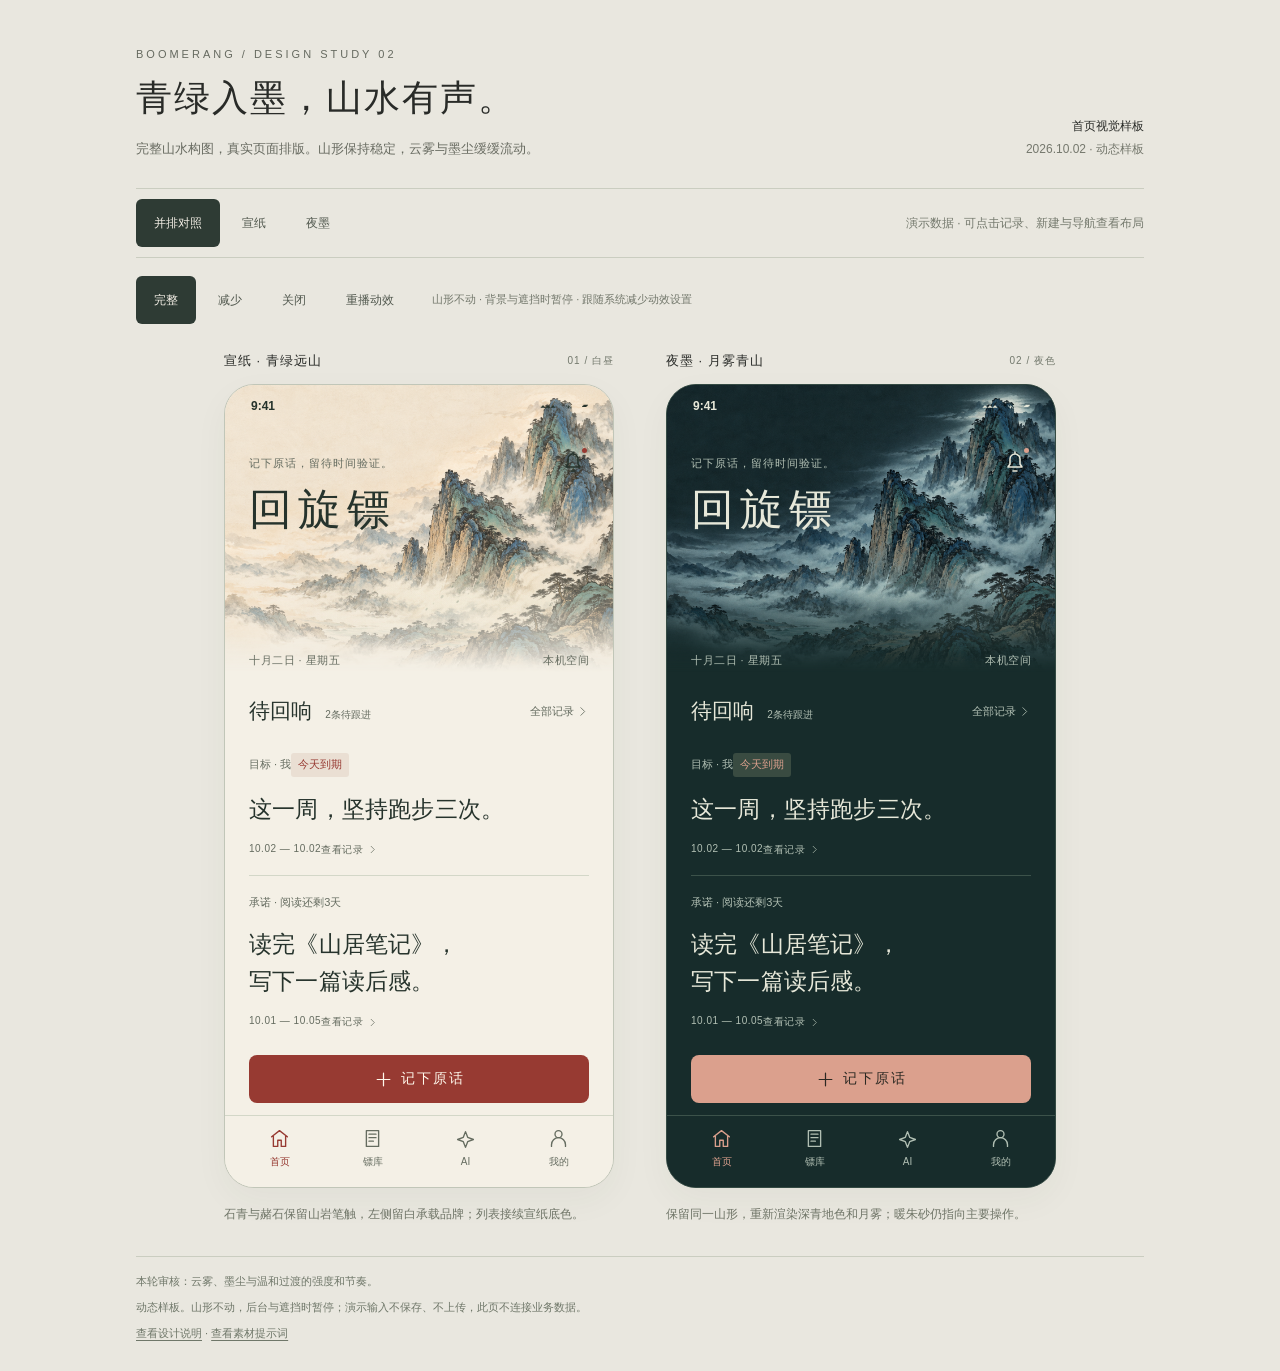
<file: docs/design/ink-wuxia-v2/index.html>
<!doctype html>
<html lang="zh-CN">
<head>
  <meta charset="utf-8">
  <meta name="viewport" content="width=device-width,initial-scale=1">
  <meta name="color-scheme" content="light">
  <title>回旋镖 · 青绿山水首页样板</title>
  <link rel="stylesheet" href="style.css">
  <script type="module" src="preview.js"></script>
</head>
<body data-view="both">
  <svg class="symbol-bank" aria-hidden="true" xmlns="http://www.w3.org/2000/svg">
    <symbol id="home" viewBox="0 0 24 24"><path d="m3 10 9-7 9 7M5 9v12h5v-7h4v7h5V9"/></symbol>
    <symbol id="library" viewBox="0 0 24 24"><path d="M5 3h14v18H5zM8 7h8M8 11h8M8 15h5"/></symbol>
    <symbol id="spark" viewBox="0 0 24 24"><path d="m12 3 2.5 6.5L21 12l-6.5 2.5L12 21l-2.5-6.5L3 12l6.5-2.5z"/></symbol>
    <symbol id="person" viewBox="0 0 24 24"><circle cx="12" cy="7" r="4"/><path d="M4 21v-2a8 8 0 0 1 16 0v2"/></symbol>
    <symbol id="bell" viewBox="0 0 24 24"><path d="M5 17h14l-2-3V9a5 5 0 0 0-10 0v5zM10 21h4M12 2v2"/></symbol>
    <symbol id="arrow" viewBox="0 0 24 24"><path d="m9 5 7 7-7 7"/></symbol>
    <symbol id="plus" viewBox="0 0 24 24"><path d="M12 4v16M4 12h16"/></symbol>
  </svg>

  <main class="studio">
    <header class="studio-header">
      <div>
        <p class="eyebrow">BOOMERANG / DESIGN STUDY 02</p>
        <h1>青绿入墨，山水有声。</h1>
        <p class="intro">完整山水构图，真实页面排版。山形保持稳定，云雾与墨尘缓缓流动。</p>
      </div>
      <p class="edition">首页视觉样板<br><span>2026.10.02 · 动态样板</span></p>
    </header>
    <div class="review-bar">
      <div class="view-options" role="group" aria-label="预览主题">
        <button type="button" data-view-button="both" aria-pressed="true">并排对照</button>
        <button type="button" data-view-button="light" aria-pressed="false">宣纸</button>
        <button type="button" data-view-button="dark" aria-pressed="false">夜墨</button>
      </div>
      <p>演示数据 · 可点击记录、新建与导航查看布局</p>
    </div>
    <div class="motion-bar">
      <div class="view-options motion-options" role="group" aria-label="动效强度">
        <button type="button" data-motion-button="full" aria-pressed="true">完整</button>
        <button type="button" data-motion-button="reduced" aria-pressed="false">减少</button>
        <button type="button" data-motion-button="off" aria-pressed="false">关闭</button>
        <button type="button" data-motion-replay>重播动效</button>
      </div>
      <p>山形不动 · 背景与遮挡时暂停 · 跟随系统减少动效设置</p>
    </div>
    <section class="samples" aria-label="首页明暗对照">
      <article class="sample" data-sample="light">
        <div class="sample-label"><h2>宣纸 · 青绿远山</h2><span>01 / 白昼</span></div>
        <section class="phone" data-theme="light" aria-label="宣纸首页样板">
          <div class="phone-scroll">
            <header class="landscape">
              <img class="mountain" src="assets/landscape-light.png" alt="宣纸上的青绿山水，层叠山石与松林消融在云雾中">
              <div class="status-bar" aria-hidden="true"><b>9:41</b><span>▴▴▴　⌁　▰</span></div>
              <div class="brand"><p class="brand-note">记下原话，留待时间验证。</p><h3>回旋镖</h3></div>
              <button class="bell icon-button" type="button" data-demo="notifications" aria-label="查看通知"><svg><use href="#bell"/></svg><i></i></button>
              <div class="date-line"><span>十月二日 · 星期五</span><span>本机空间</span></div>
            </header>
            <div class="workspace">
              <div class="section-heading"><h4>待回响 <span>2条待跟进</span></h4><button type="button" data-demo="library" class="text-button">全部记录<svg><use href="#arrow"/></svg></button></div>
              <button type="button" class="record" data-demo="run">
                <span class="record-meta"><span>目标 · 我</span><span class="due urgent">今天到期</span></span>
                <span class="quote">这一周，坚持跑步三次。</span>
                <span class="record-foot"><span>10.02 — 10.02</span><span>查看记录<svg><use href="#arrow"/></svg></span>
              </button>
              <button type="button" class="record" data-demo="read">
                <span class="record-meta"><span>承诺 · 阅读</span><span class="due">还剩3天</span></span>
                <span class="quote">读完《山居笔记》，<br>写下一篇读后感。</span>
                <span class="record-foot"><span>10.01 — 10.05</span><span>查看记录<svg><use href="#arrow"/></svg></span>
              </button>
              <p class="daily-note">原话留存，结果由你确认。</p>
            </div>
          </div>
          <div class="phone-bottom">
            <div class="primary-wrap"><button class="primary-button" type="button" data-demo="create"><svg><use href="#plus"/></svg>记下原话</button></div>
            <nav class="navigation" aria-label="宣纸底部导航">
              <button type="button" aria-current="page" data-demo="home"><svg><use href="#home"/></svg><span>首页</span></button>
              <button type="button" data-demo="library"><svg><use href="#library"/></svg><span>镖库</span></button>
              <button type="button" data-demo="assistant"><svg><use href="#spark"/></svg><span>AI</span></button>
              <button type="button" data-demo="profile"><svg><use href="#person"/></svg><span>我的</span></button>
            </nav>
          </div>
        </section>
        <p class="sample-caption">石青与赭石保留山岩笔触，左侧留白承载品牌；列表接续宣纸底色。</p>
      </article>
      <article class="sample" data-sample="dark">
        <div class="sample-label"><h2>夜墨 · 月雾青山</h2><span>02 / 夜色</span></div>
        <section class="phone" data-theme="dark" aria-label="夜墨首页样板">
          <div class="phone-scroll">
            <header class="landscape">
              <img class="mountain" src="assets/landscape-dark.png" alt="同构图的深青夜色山水，山岩笔触与淡青月雾保留层次">
              <div class="status-bar" aria-hidden="true"><b>9:41</b><span>▴▴▴　⌁　▰</span></div>
              <div class="brand"><p class="brand-note">记下原话，留待时间验证。</p><h3>回旋镖</h3></div>
              <button class="bell icon-button" type="button" data-demo="notifications" aria-label="查看通知"><svg><use href="#bell"/></svg><i></i></button>
              <div class="date-line"><span>十月二日 · 星期五</span><span>本机空间</span></div>
            </header>
            <div class="workspace">
              <div class="section-heading"><h4>待回响 <span>2条待跟进</span></h4><button type="button" data-demo="library" class="text-button">全部记录<svg><use href="#arrow"/></svg></button></div>
              <button type="button" class="record" data-demo="run">
                <span class="record-meta"><span>目标 · 我</span><span class="due urgent">今天到期</span></span>
                <span class="quote">这一周，坚持跑步三次。</span>
                <span class="record-foot"><span>10.02 — 10.02</span><span>查看记录<svg><use href="#arrow"/></svg></span>
              </button>
              <button type="button" class="record" data-demo="read">
                <span class="record-meta"><span>承诺 · 阅读</span><span class="due">还剩3天</span></span>
                <span class="quote">读完《山居笔记》，<br>写下一篇读后感。</span>
                <span class="record-foot"><span>10.01 — 10.05</span><span>查看记录<svg><use href="#arrow"/></svg></span>
              </button>
              <p class="daily-note">原话留存，结果由你确认。</p>
            </div>
          </div>
          <div class="phone-bottom">
            <div class="primary-wrap"><button class="primary-button" type="button" data-demo="create"><svg><use href="#plus"/></svg>记下原话</button></div>
            <nav class="navigation" aria-label="夜墨底部导航">
              <button type="button" aria-current="page" data-demo="home"><svg><use href="#home"/></svg><span>首页</span></button>
              <button type="button" data-demo="library"><svg><use href="#library"/></svg><span>镖库</span></button>
              <button type="button" data-demo="assistant"><svg><use href="#spark"/></svg><span>AI</span></button>
              <button type="button" data-demo="profile"><svg><use href="#person"/></svg><span>我的</span></button>
            </nav>
          </div>
        </section>
        <p class="sample-caption">保留同一山形，重新渲染深青地色和月雾；暖朱砂仍指向主要操作。</p>
      </article>
    </section>
    <footer class="studio-footer"><p>本轮审核：云雾、墨尘与温和过渡的强度和节奏。</p><p>动态样板。山形不动，后台与遮挡时暂停；演示输入不保存、不上传，此页不连接业务数据。</p><a href="SPEC.md">查看设计说明</a> · <a href="PROMPTS.md">查看素材提示词</a></footer>
  </main>
  <dialog id="demo-dialog" aria-labelledby="dialog-title">
    <form method="dialog" class="dialog-shell">
      <div class="dialog-head"><span>样板预览 · 演示数据</span><button class="close-button" value="close" aria-label="关闭预览">×</button></div>
      <h2 id="dialog-title"></h2>
      <div id="dialog-body"></div>
      <button class="primary-button" value="done">返回首页样板</button>
    </form>
  </dialog>
</body>
</html>
</file>
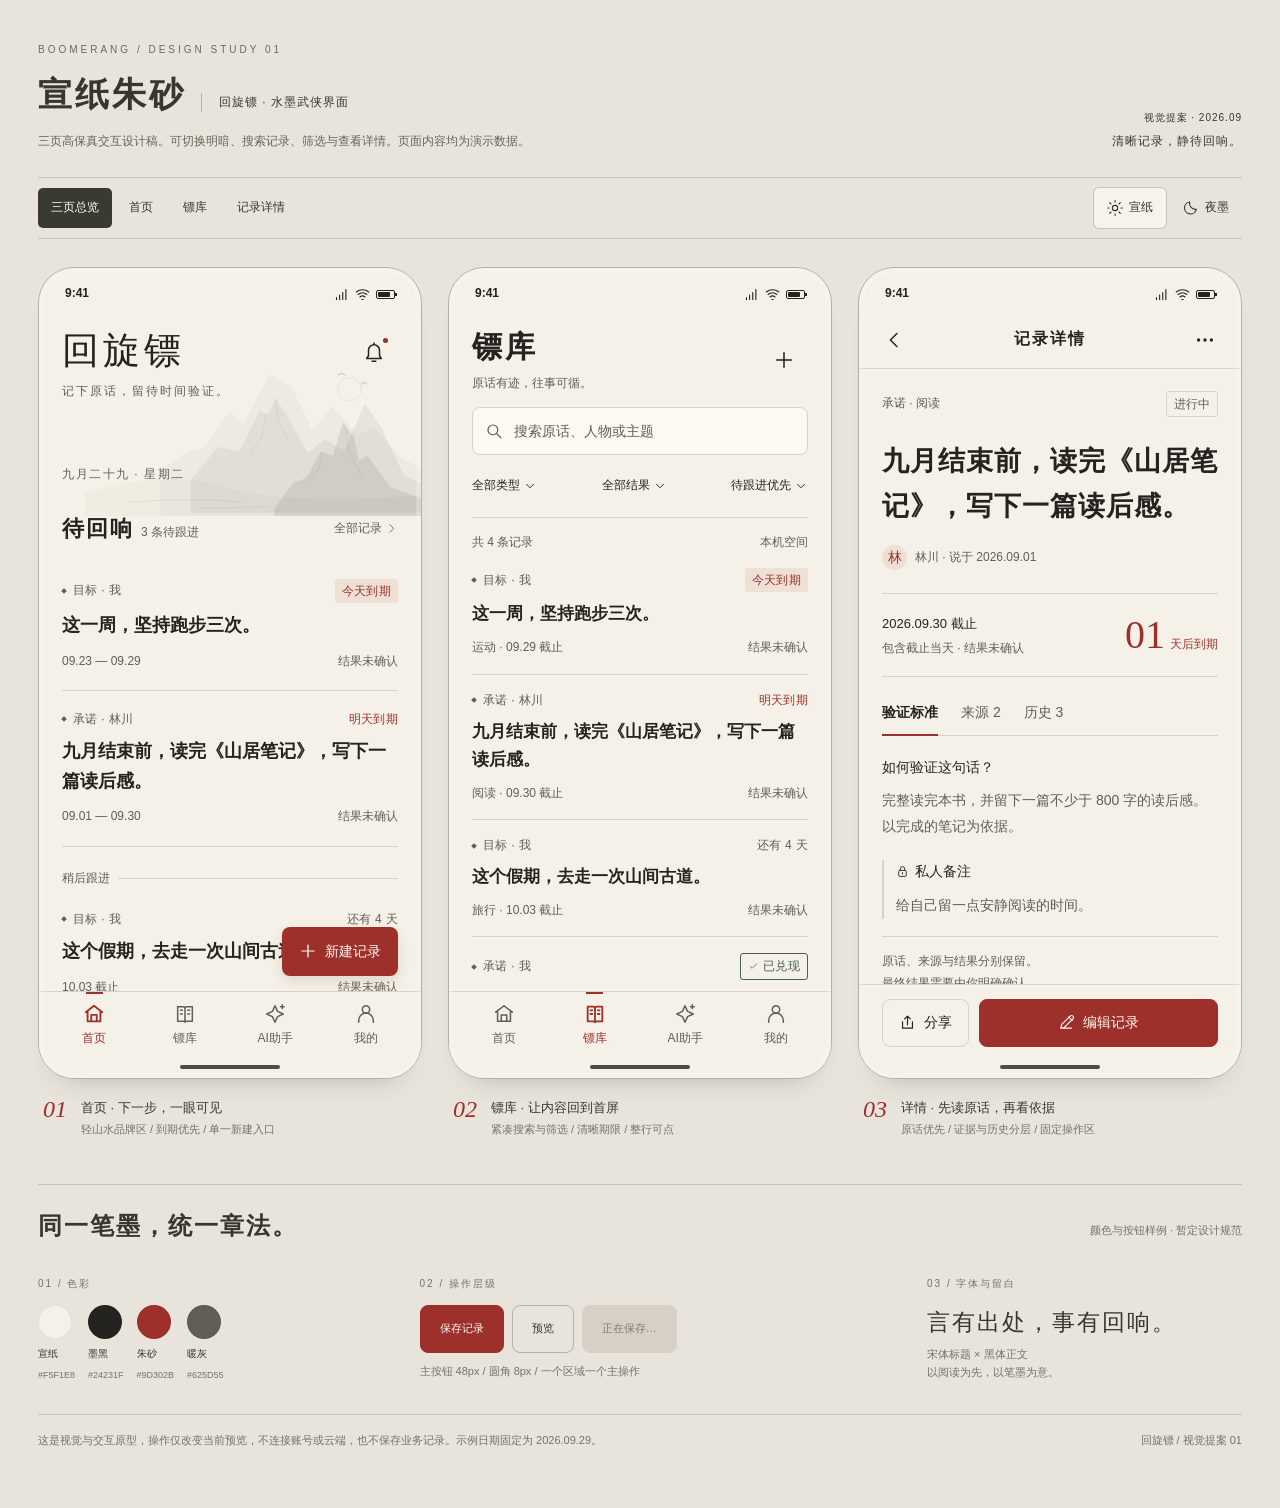
<file: docs/design/ink-wuxia/index.html>
<!doctype html>
<html lang="zh-CN">
<head>
<meta charset="utf-8"><meta name="viewport" content="width=device-width,initial-scale=1">
<meta name="color-scheme" content="light dark">
<title>回旋镖 · 宣纸朱砂 UI 设计稿</title>
<style>
:root{--paper:#f5f1e8;--surface:#fcf9f2;--ink:#24231f;--sub:#625d55;--line:#d9d3c7;--red:#9d302b;--redsoft:#eee0d5;--green:#42634e;--wash:#393e34;--board:#e8e4dc;--boardink:#373630;--radius:12px;--serif:"STSong","SimSun",serif;--sans:"Microsoft YaHei","PingFang SC",sans-serif}
*{box-sizing:border-box}body{margin:0;background:var(--board);color:var(--boardink);font-family:var(--sans);font-size:14px;line-height:1.6}button,input,textarea{font:inherit}button{cursor:pointer}button:disabled{cursor:not-allowed}button:focus-visible,input:focus-visible,textarea:focus-visible,summary:focus-visible{outline:3px solid #56879b;outline-offset:3px}button{color:inherit}svg{display:block}.icon{width:22px;height:22px;fill:none;stroke:currentColor;stroke-width:1.65;stroke-linecap:round;stroke-linejoin:round;flex:none}.defs{position:absolute;width:0;height:0;overflow:hidden}
.studio{max-width:1300px;margin:auto;padding:42px 38px 58px}.studio-head{display:flex;align-items:flex-end;justify-content:space-between;gap:24px;margin-bottom:25px}.eyebrow{font-size:10px;letter-spacing:3px;color:#6e685f;text-transform:uppercase;margin:0 0 10px}.studio h1{font-family:var(--serif);font-size:34px;font-weight:600;margin:0;letter-spacing:3px}.studio h1 span{font-family:var(--sans);font-size:12px;letter-spacing:1px;display:inline-block;margin-left:15px;font-weight:400;border-left:1px solid #bcb5a9;padding-left:17px}.studio-description{max-width:560px;font-size:12px;color:#696358;margin:10px 0 0}.version-mark{font-size:10px;letter-spacing:1px;text-align:right;white-space:nowrap}.version-mark b{display:block;font-size:12px;margin-top:6px;font-weight:500}
.toolbar{display:flex;justify-content:space-between;align-items:center;border-top:1px solid #c9c3b8;border-bottom:1px solid #c9c3b8;padding:10px 0;gap:12px;margin-bottom:28px}.view-tabs,.theme-tabs{display:flex;gap:4px}.toolbar button{background:none;border:0;border-radius:5px;padding:9px 13px;font-size:12px;min-height:40px}.toolbar button[aria-pressed=true]{background:#393a32;color:#fffdf7}.theme-tabs button[aria-pressed=true]{background:#f7f3eb;color:#342e27;box-shadow:0 0 0 1px #c9c3b8}.theme-tabs button{display:flex;align-items:center;gap:6px}.theme-tabs .icon{width:16px;height:16px}
.phones{display:grid;grid-template-columns:repeat(3,minmax(0,1fr));gap:26px;align-items:start}.phone-wrap{min-width:0;animation:arrive .5s ease both}.phone-wrap:nth-child(2){animation-delay:.06s}.phone-wrap:nth-child(3){animation-delay:.12s}.phone{height:812px;position:relative;overflow:hidden;border:1px solid #b7b0a4;border-radius:36px;background:var(--paper);color:var(--ink);box-shadow:0 18px 30px -25px #3c332b70;isolation:isolate;transition:background .25s,color .25s}.phone:after{content:"";pointer-events:none;position:absolute;inset:0;border:5px solid #f9f6f04d;border-radius:inherit;z-index:30}.phone-wrap>footer{display:flex;gap:14px;margin:17px 5px 0}.phone-wrap>footer>b{font:italic 24px Georgia;color:#9d302b}.phone-wrap>footer strong{font-size:13px;font-weight:500}.phone-wrap>footer p{font-size:11px;color:#777166;margin:3px 0 0}.statusbar{height:44px;display:flex;justify-content:space-between;align-items:center;padding:9px 26px 0;font-size:12px;font-weight:600;position:relative;z-index:3}.signal{display:flex;align-items:center;gap:6px}.signal .icon{width:15px;height:15px;stroke-width:1.8}.battery{width:19px;height:9px;border:1px solid currentColor;border-radius:2px;position:relative;padding:1px}.battery:before{content:"";display:block;width:12px;height:5px;background:currentColor;border-radius:1px}.battery:after{content:"";position:absolute;right:-3px;top:2px;width:2px;height:3px;background:currentColor}.screen{height:calc(100% - 44px);position:relative}.scroll{overflow-y:auto;scrollbar-width:none;height:100%;overscroll-behavior:contain;padding:0 23px 110px}.scroll::-webkit-scrollbar{display:none}.muted{color:var(--sub)}.serif{font-family:var(--serif)}.icon-button{width:48px;min-height:48px;border:0;background:transparent;display:grid;place-items:center;border-radius:50%;position:relative}.notice-dot:after{content:"";width:5px;height:5px;position:absolute;background:var(--red);top:9px;right:10px;border-radius:50%}.home-top{display:flex;justify-content:space-between;align-items:flex-start;padding-top:17px;position:relative;z-index:2}.brand{font-family:"KaiTi","STKaiti",var(--serif);font-size:37px;line-height:1.2;letter-spacing:4px;display:flex;align-items:center;gap:9px}.home-sub{font:12px var(--serif);letter-spacing:2px;margin-top:10px;color:var(--sub)}.landscape{position:absolute;top:27px;right:-23px;width:100%;height:186px;color:var(--wash);opacity:.6;z-index:-1;pointer-events:none}.scene{position:relative;isolation:isolate;height:193px}.scene .date{position:absolute;bottom:20px;left:0;font-size:10px;letter-spacing:1.5px;color:var(--sub)}.chapter{display:flex;align-items:center;justify-content:space-between;margin-bottom:7px}.chapter h2{margin:0;font-size:22px;font-family:var(--serif);letter-spacing:2px;font-weight:600}.text-action{border:0;background:none;padding:10px 0 10px 12px;min-height:48px;font-size:11px;color:var(--sub);display:flex;align-items:center;gap:3px}.text-action .icon{width:13px;height:13px}.section-count{font-family:var(--sans);font-size:11px;letter-spacing:0;font-weight:400;color:var(--sub);margin-left:7px}.record{padding:19px 0;border-bottom:1px solid var(--line);width:100%;text-align:left;background:none;border-left:0;border-top:0;border-right:0;display:block;transition:background .15s}.record:hover{background:var(--redsoft)}.record:active{transform:translateY(1px)}.record-meta{display:flex;justify-content:space-between;align-items:center;font-size:10px;letter-spacing:.3px;color:var(--sub);gap:8px}.type-dot{display:inline-flex;align-items:center;gap:7px}.type-dot:before{content:"";width:4px;height:4px;background:var(--sub);transform:rotate(45deg)}.record-title{font-family:var(--serif);font-size:18px;line-height:1.65;margin:8px 0 11px;font-weight:600}.record-bottom{display:flex;align-items:center;justify-content:space-between;font-size:10px;color:var(--sub)}.tag{display:inline-flex;align-items:center;gap:4px;padding:2px 7px;border-radius:3px;font-size:10px;line-height:1.7;background:var(--redsoft);color:var(--red);white-space:nowrap}.tag.neutral{background:transparent;border:1px solid var(--line);color:var(--sub)}.tag.success{color:var(--green);background:transparent;border:1px solid var(--green)}.tag .icon{width:11px;height:11px}.urgent{color:var(--red)}.section-label{font-size:11px;color:var(--sub);margin:22px 0 3px;display:flex;align-items:center;gap:8px}.section-label:after{content:"";height:1px;background:var(--line);flex:1}.home-reminder{display:flex;align-items:center;gap:10px;font-size:11px;color:var(--sub);padding:18px 0}.home-reminder .icon{width:18px;height:18px}.fab{position:absolute;bottom:102px;right:23px;border:0;border-radius:8px;background:var(--red);color:#fffaf1;padding:13px 17px;min-height:48px;font-size:12px;display:flex;align-items:center;gap:8px;box-shadow:0 5px 13px #63252120;z-index:5}.fab .icon{width:18px;height:18px}.nav{position:absolute;bottom:0;left:0;right:0;height:87px;border-top:1px solid var(--line);background:var(--paper);display:flex;justify-content:space-around;padding:6px 10px 24px;z-index:6}.nav button{border:0;background:none;flex:1;min-width:48px;min-height:48px;display:flex;flex-direction:column;align-items:center;justify-content:center;gap:4px;color:var(--sub);font-size:10px}.nav button.active{color:var(--red)}.nav button.active .icon{stroke-width:2}.nav button.active:before{content:"";height:2px;width:17px;position:absolute;top:0;background:var(--red)}.home-indicator{position:absolute;bottom:9px;left:calc(50% - 50px);width:100px;height:4px;background:var(--ink);border-radius:9px;z-index:25;opacity:.8}.page-top{display:flex;align-items:center;justify-content:space-between;padding:15px 0 14px}.page-top h2{font:600 30px var(--serif);letter-spacing:3px;margin:0}.page-top p{font-size:10px;color:var(--sub);margin:6px 0 0}.search{border:1px solid var(--line);background:var(--surface);border-radius:8px;display:flex;align-items:center;gap:9px;padding:0 12px;height:48px}.search .icon{width:18px;height:18px;color:var(--sub)}.search input{width:100%;border:0;background:transparent;outline:none!important;color:var(--ink);font-size:12px;min-width:0}.search:focus-within{outline:2px solid var(--red);outline-offset:1px}.search input::placeholder{color:var(--sub)}.filters{display:flex;border-bottom:1px solid var(--line);gap:4px;justify-content:space-between;padding:7px 0}.filters button{padding:5px 0;min-height:48px;border:0;background:none;font-size:11px;display:flex;align-items:center;gap:3px}.filters .icon{height:14px;width:14px}.filters .on{color:var(--red)}.result-count{font-size:10px;color:var(--sub);margin:15px 0 0;display:flex;justify-content:space-between}.library .record{padding:16px 0}.library .record-title{font-size:17px;margin:8px 0 10px}.empty-search{font-size:13px;padding:42px 0;text-align:center;color:var(--sub)}.detail-toolbar{display:flex;align-items:center;justify-content:space-between;height:57px;padding:0 12px;border-bottom:1px solid var(--line)}.detail-toolbar strong{font:600 16px var(--serif);letter-spacing:2px}.detail-scroll{height:calc(100% - 57px);padding-top:22px;padding-bottom:120px}.detail-type{display:flex;align-items:center;justify-content:space-between;font-size:11px;color:var(--sub)}.quote{font-family:var(--serif);font-size:27px;line-height:1.65;font-weight:600;letter-spacing:1px;margin:22px 0 17px}.attribution{display:flex;align-items:center;gap:8px;color:var(--sub);font-size:11px}.avatar{display:grid;place-items:center;border-radius:50%;background:var(--redsoft);color:var(--red);width:25px;height:25px;font:14px var(--serif)}.deadline{display:flex;align-items:center;justify-content:space-between;border-top:1px solid var(--line);border-bottom:1px solid var(--line);padding:18px 0;margin:23px 0 10px}.deadline strong{font-size:13px;font-weight:500}.deadline p{font-size:10px;margin:4px 0 0;color:var(--sub)}.countdown{display:flex;align-items:baseline;gap:5px;color:var(--red)}.countdown b{font:40px Georgia;line-height:1}.countdown span{font-size:10px}.detail-tabs{display:flex;gap:23px;border-bottom:1px solid var(--line);margin-bottom:20px}.detail-tabs button{padding:13px 0 11px;border:0;background:none;color:var(--sub);position:relative;font-size:12px;min-height:48px}.detail-tabs button.active{color:var(--ink);font-weight:600}.detail-tabs button.active:after{content:"";position:absolute;bottom:-1px;left:0;width:100%;height:2px;background:var(--red)}.detail-content h3{font-size:12px;font-weight:500;margin:0 0 10px}.detail-content p{font-size:12px;margin:0 0 17px;line-height:1.85;color:var(--sub)}.note-box{border-left:2px solid var(--line);padding:0 0 0 12px;margin-top:20px}.note-box h3{display:flex;gap:6px;align-items:center}.note-box .icon{width:13px;height:13px}.record-footnote{font-size:10px!important;border-top:1px solid var(--line);padding-top:13px;color:var(--sub)}.bottom-actions{position:absolute;bottom:0;left:0;right:0;padding:14px 23px 31px;display:flex;gap:10px;background:var(--paper);border-top:1px solid var(--line);z-index:6}.primary,.secondary{min-height:48px;border-radius:8px;font-size:12px;padding:0 19px;display:inline-flex;justify-content:center;align-items:center;gap:8px}.primary{background:var(--red);color:#fffaf1;border:1px solid var(--red)}.secondary{background:transparent;border:1px solid var(--line);color:var(--ink)}.primary:hover{filter:brightness(.92)}.secondary:hover{background:var(--redsoft)}.primary .icon,.secondary .icon{width:17px;height:17px}.bottom-actions .primary{flex:1}.bottom-actions .secondary{padding:0 16px}.history details{border-bottom:1px solid var(--line);padding:10px 0}.history summary{font-size:12px;cursor:pointer;min-height:40px;display:flex;align-items:center;justify-content:space-between}.history small{color:var(--sub);font-size:10px}.history p{margin:8px 0}.source{padding:0 0 15px;margin-bottom:16px;border-bottom:1px solid var(--line)}.source h3{font-family:var(--serif);font-size:17px}.source p{font-size:11px;margin:9px 0}.source a{font-size:11px;color:var(--red)}
.scrim{position:absolute;inset:0;background:#18171169;z-index:40;display:flex;align-items:flex-end;animation:fade .2s ease}.sheet{background:var(--paper);border-radius:22px 22px 0 0;width:100%;padding:10px 23px 28px;box-shadow:0 -6px 25px #0002;animation:slide .22s ease;max-height:85%;overflow:auto}.handle{width:31px;height:3px;background:var(--line);border-radius:4px;margin:0 auto 12px}.sheet-head{display:flex;align-items:center;justify-content:space-between}.sheet h3{font:600 20px var(--serif);margin:3px 0 16px}.sheet .sheet-head h3{margin-bottom:3px}.sheet p{color:var(--sub);font-size:12px}.sheet-label{font-size:11px;color:var(--sub);margin:19px 0 9px}.options{display:flex;flex-wrap:wrap;gap:8px}.options button{background:none;border:1px solid var(--line);border-radius:6px;padding:10px 12px;font-size:12px;min-height:48px}.options button.chosen{background:var(--redsoft);border-color:var(--red);color:var(--red)}.sheet-actions{display:flex;gap:10px;margin-top:23px}.sheet-actions>*{flex:1}.toast{position:absolute;z-index:60;bottom:113px;left:20px;right:20px;background:#272721f0;color:#fffaf1;padding:12px 15px;border-radius:8px;font-size:12px;text-align:center;animation:arrive .18s ease}.editor-text{width:100%;min-height:130px;background:var(--surface);border:1px solid var(--line);border-radius:8px;padding:12px;color:var(--ink);resize:vertical;font-size:14px}.mock-field{border-bottom:1px solid var(--line);padding:12px 0;display:flex;justify-content:space-between;color:var(--sub);font-size:12px}.mock-field b{font-weight:400;color:var(--ink)}
.spec{margin-top:45px;border-top:1px solid #c9c3b8;padding-top:25px}.spec-head{display:flex;justify-content:space-between;align-items:baseline;gap:15px}.spec h2{font:600 24px var(--serif);margin:0;letter-spacing:2px}.spec-head p{font-size:11px;color:#777166}.spec-grid{display:grid;grid-template-columns:1.1fr 1.5fr 1fr;gap:35px;margin-top:25px}.spec-label{font-size:10px;color:#777166;letter-spacing:2px;margin:0 0 13px}.swatches{display:flex;gap:13px}.swatch i{display:block;width:34px;height:34px;border-radius:50%;border:1px solid #0001;margin-bottom:7px}.swatch span{font-size:10px;display:block}.swatch small{font-size:9px;color:#777166}.button-samples{display:flex;gap:8px;flex-wrap:wrap}.button-samples .primary,.button-samples .secondary{font-size:11px;min-height:48px}.spec .secondary{border-color:#b8b1a5;color:#373630}.disabled{background:#d6d0c6;color:#817b72;border-color:#d6d0c6}.type-sample{font-family:var(--serif);font-size:23px;letter-spacing:2px;margin:0 0 5px}.type-desc{font-size:11px;color:#777166;margin:0}.design-note{margin-top:30px;padding-top:17px;border-top:1px solid #c9c3b8;font-size:11px;color:#777166;display:flex;justify-content:space-between;gap:20px}.design-note p{margin:0}.dark .phone{--paper:#222520;--surface:#292d27;--ink:#f0ecdf;--sub:#bcb8aa;--line:#42483e;--red:#d99a85;--redsoft:#38332b;--green:#a4bf9e;--wash:#abb3a1;border-color:#555b50}.dark .phone:after{border-color:#ffffff08}.dark .phone .primary,.dark .phone .fab{background:var(--red);color:#291a14}.dark .phone .landscape{opacity:.32}.dark .phone .toast{background:#ece7db;color:#24231f}.dark .phone .tag:not(.neutral):not(.success){color:var(--red)}
[hidden]{display:none!important}.phones[data-view]:not([data-view=all]){grid-template-columns:minmax(0,390px);justify-content:center}.phones[data-view=home] .phone-wrap:not([data-page=home]),.phones[data-view=library] .phone-wrap:not([data-page=library]),.phones[data-view=detail] .phone-wrap:not([data-page=detail]){display:none}
/* Core app readability and touch targets; the outer design board is not app chrome. */
.phone .record-meta,.phone .record-bottom,.phone .tag,.phone .section-count,.phone .scene .date,.phone .page-top p,.phone .result-count,.phone .deadline p,.phone .countdown span,.phone .history small,.phone .record-footnote,.phone .nav button{font-size:12px!important}
.phone .section-label,.phone .text-action,.phone .home-reminder,.phone .detail-type,.phone .attribution,.phone .filters button{font-size:12px}
.phone .primary,.phone .secondary,.phone .fab,.phone .search input,.phone .detail-tabs button,.phone .detail-content h3,.phone .detail-content p,.phone .sheet p{font-size:14px}
.phone .history summary{font-size:14px;min-height:48px}
.phone .source .text-action{min-width:48px}
@keyframes arrive{from{opacity:0;transform:translateY(9px)}to{opacity:1;transform:none}}@keyframes slide{from{transform:translateY(22px);opacity:.6}to{transform:none;opacity:1}}@keyframes fade{from{opacity:0}to{opacity:1}}
@media(min-width:1101px){.phone{height:812px}}@media(max-width:1100px){.phones{grid-template-columns:minmax(0,390px);justify-content:center;gap:30px}.spec-grid{grid-template-columns:1fr 1fr}.spec-grid>div:last-child{grid-column:1/-1}.studio{padding:26px 25px}.studio-head{align-items:flex-start}.version-mark{display:none}.studio h1{font-size:28px}.studio h1 span{font-size:11px}}@media(max-width:480px){.studio{padding:20px 12px 30px}.studio h1{font-size:26px}.studio h1 span{display:block;margin:8px 0 0;border:0;padding:0;letter-spacing:1px}.toolbar{flex-wrap:wrap;margin-bottom:18px}.toolbar button{padding:8px 10px}.studio-description{font-size:11px}.phone{border-radius:27px;height:812px}.phone:after{border-width:3px}.phones{gap:25px}.scroll{padding-left:20px;padding-right:20px}.spec-grid{grid-template-columns:1fr;gap:23px}.spec-grid>div:last-child{grid-column:auto}.spec-head{display:block}.design-note{display:block}.design-note p+p{margin-top:7px}}
@media(prefers-reduced-motion:reduce){*,*:before,*:after{animation:none!important;transition:none!important;scroll-behavior:auto!important}}
</style></head>
<body>
<svg class="defs" xmlns="http://www.w3.org/2000/svg"><defs>
<symbol id="i-home" viewBox="0 0 24 24"><path d="M3 10 12 3l9 7M5 9v11h14V9M9 20v-7h6v7"/></symbol>
<symbol id="i-book" viewBox="0 0 24 24"><path d="M4 4h6c2 0 2 2 2 2s0-2 2-2h6v16h-6c-2 0-2 1-2 1s0-1-2-1H4zM12 6v15M7 8h2M15 8h2M7 12h2M15 12h2"/></symbol>
<symbol id="i-ai" viewBox="0 0 24 24"><path d="m12 3 2.8 6.2L21 12l-6.2 2.8L12 21l-2.8-6.2L3 12l6.2-2.8zM20 2v4M18 4h4"/></symbol>
<symbol id="i-user" viewBox="0 0 24 24"><circle cx="12" cy="7" r="4"/><path d="M4 21v-2a8 8 0 0 1 16 0v2"/></symbol>
<symbol id="i-bell" viewBox="0 0 24 24"><path d="M6 9a6 6 0 0 1 12 0v6l2 3H4l2-3zM10 21h4M12 1v2"/></symbol>
<symbol id="i-search" viewBox="0 0 24 24"><circle cx="10.5" cy="10.5" r="6.5"/><path d="m16 16 5 5"/></symbol>
<symbol id="i-plus" viewBox="0 0 24 24"><path d="M12 4v16M4 12h16"/></symbol>
<symbol id="i-down" viewBox="0 0 24 24"><path d="m6 9 6 6 6-6"/></symbol>
<symbol id="i-right" viewBox="0 0 24 24"><path d="m9 5 7 7-7 7"/></symbol>
<symbol id="i-back" viewBox="0 0 24 24"><path d="m14 5-7 7 7 7"/></symbol>
<symbol id="i-more" viewBox="0 0 24 24"><circle cx="5" cy="12" r="1"/><circle cx="12" cy="12" r="1"/><circle cx="19" cy="12" r="1"/></symbol>
<symbol id="i-edit" viewBox="0 0 24 24"><path d="m15 4 5 5M4 20l5-1L21 7a2 2 0 0 0-4-4L5 15zM4 20h15"/></symbol>
<symbol id="i-share" viewBox="0 0 24 24"><path d="M12 15V3m-4 4 4-4 4 4M5 11v9h14v-9"/></symbol>
<symbol id="i-lock" viewBox="0 0 24 24"><rect x="5" y="10" width="14" height="11" rx="2"/><path d="M8 10V7a4 4 0 0 1 8 0v3M12 14v3"/></symbol>
<symbol id="i-check" viewBox="0 0 24 24"><path d="m5 12 4 4L19 6"/></symbol>
<symbol id="i-sun" viewBox="0 0 24 24"><circle cx="12" cy="12" r="4"/><path d="M12 1v2m0 18v2M1 12h2m18 0h2M4 4l2 2m12 12 2 2M4 20l2-2M18 6l2-2"/></symbol>
<symbol id="i-moon" viewBox="0 0 24 24"><path d="M20 14A9 9 0 0 1 10 3a9 9 0 1 0 10 11Z"/></symbol>
<symbol id="i-wifi" viewBox="0 0 24 24"><path d="M2 8a16 16 0 0 1 20 0M5 12a11 11 0 0 1 14 0M8 16a6 6 0 0 1 8 0M11 20h2"/></symbol>
<symbol id="i-signal" viewBox="0 0 24 24"><path d="M4 20v-3M9 20v-7M14 20V9M19 20V4"/></symbol>
<symbol id="mountains" viewBox="0 0 400 200"><path fill="currentColor" opacity=".06" d="m90 145 31-21 23-7 27-41 18 13 31-58 26 15 25 53 23-30 30 33 21-7 30 35 25 13v57H90Z"/><path fill="currentColor" opacity=".12" d="m126 157 32-39 26 5 24-49 9 6 10-20 15 23 23 42 20-16 24 13 24-56 20 29 26 56 21 10v35H126Z"/><path fill="currentColor" opacity=".19" d="m225 192 23-32 15-5 18-32 14 6 12-41 13 18 6 28 10-6 28 38 36 13v21H225Z"/><path d="m226 60 5 30 12 22m-27-34-6 29-14 19m114-34 4 31 16 31m-47-30-4 19-14 18" stroke="currentColor" stroke-width="1" fill="none" opacity=".17"/><path fill="currentColor" opacity=".05" d="M0 173q100-30 165-8t235 11v24H0Z"/><path d="M50 184q85-7 137 0m-51 7 83-2" stroke="currentColor" opacity=".16" fill="none"/><path d="m301 32 5-2 4 3m19 10 4-2 3 2" stroke="currentColor" opacity=".55" fill="none"/><circle cx="315" cy="49" r="14" fill="none" stroke="currentColor" opacity=".15"/></symbol>
</defs></svg>
<main class="studio">
<header class="studio-head"><div><p class="eyebrow">BOOMERANG / DESIGN STUDY 01</p><h1>宣纸朱砂<span>回旋镖 · 水墨武侠界面</span></h1><p class="studio-description">三页高保真交互设计稿。可切换明暗、搜索记录、筛选与查看详情。页面内容均为演示数据。</p></div><div class="version-mark">视觉提案 · 2026.09<b>清晰记录，静待回响。</b></div></header>
<div class="toolbar"><div class="view-tabs" aria-label="预览页面"><button data-view="all" aria-pressed="true">三页总览</button><button data-view="home" aria-pressed="false">首页</button><button data-view="library" aria-pressed="false">镖库</button><button data-view="detail" aria-pressed="false">记录详情</button></div><div class="theme-tabs" aria-label="配色方案"><button data-theme="light" aria-pressed="true"><svg class="icon"><use href="#i-sun"/></svg>宣纸</button><button data-theme="dark" aria-pressed="false"><svg class="icon"><use href="#i-moon"/></svg>夜墨</button></div></div>
<div class="phones" data-view="all">
<section class="phone-wrap" data-page="home"><div class="phone" id="home-phone"><div class="statusbar"></div><div class="screen"><div class="scroll">
<div class="scene"><div class="home-top"><div><div class="brand">回旋镖</div><p class="home-sub">记下原话，留待时间验证。</p></div><button class="icon-button notice-dot" aria-label="查看通知" data-action="notifications"><svg class="icon"><use href="#i-bell"/></svg></button></div><svg class="landscape" aria-hidden="true"><use href="#mountains"/></svg><span class="date">九月二十九 · 星期二</span></div>
<div class="chapter"><h2>待回响<span class="section-count">3 条待跟进</span></h2><button class="text-action" data-goto="library">全部记录<svg class="icon"><use href="#i-right"/></svg></button></div>
<button class="record" data-record="run"><div class="record-meta"><span class="type-dot">目标 · 我</span><span class="tag">今天到期</span></div><div class="record-title">这一周，坚持跑步三次。</div><div class="record-bottom"><span>09.23 — 09.29</span><span>结果未确认</span></div></button>
<button class="record" data-record="book"><div class="record-meta"><span class="type-dot">承诺 · 林川</span><span class="urgent">明天到期</span></div><div class="record-title">九月结束前，读完《山居笔记》，写下一篇读后感。</div><div class="record-bottom"><span>09.01 — 09.30</span><span>结果未确认</span></div></button>
<div class="section-label">稍后跟进</div><button class="record" data-record="walk"><div class="record-meta"><span class="type-dot">目标 · 我</span><span>还有 4 天</span></div><div class="record-title">这个假期，去走一次山间古道。</div><div class="record-bottom"><span>10.03 截止</span><span>结果未确认</span></div></button>
<div class="home-reminder"><svg class="icon"><use href="#i-lock"/></svg>每一句原话，都有自己的来处。</div>
</div><button class="fab" data-action="create"><svg class="icon"><use href="#i-plus"/></svg>新建记录</button><nav class="nav" data-active="home" aria-label="首页底部导航"></nav></div><div class="home-indicator"></div></div><footer><b>01</b><div><strong>首页 · 下一步，一眼可见</strong><p>轻山水品牌区 / 到期优先 / 单一新建入口</p></div></footer></section>
<section class="phone-wrap" data-page="library"><div class="phone" id="library-phone"><div class="statusbar"></div><div class="screen"><div class="scroll library"><div class="page-top"><div><h2>镖库</h2><p>原话有迹，往事可循。</p></div><button class="icon-button" aria-label="新建记录" data-action="create"><svg class="icon"><use href="#i-plus"/></svg></button></div>
<label class="search"><svg class="icon" aria-hidden="true"><use href="#i-search"/></svg><input id="search" aria-label="搜索演示记录" placeholder="搜索原话、人物或主题" autocomplete="off"></label>
<div class="filters"><button data-action="filter" id="filter-type">全部类型<svg class="icon"><use href="#i-down"/></svg></button><button data-action="filter" id="filter-result">全部结果<svg class="icon"><use href="#i-down"/></svg></button><button data-action="sort" id="sort-button">待跟进优先<svg class="icon"><use href="#i-down"/></svg></button></div><div class="result-count"><span id="result-count">共 4 条记录</span><span>本机空间</span></div><div id="library-records"></div>
</div><nav class="nav" data-active="library" aria-label="镖库底部导航"></nav></div><div class="home-indicator"></div></div><footer><b>02</b><div><strong>镖库 · 让内容回到首屏</strong><p>紧凑搜索与筛选 / 清晰期限 / 整行可点</p></div></footer></section>
<section class="phone-wrap" data-page="detail"><div class="phone" id="detail-phone"><div class="statusbar"></div><div class="screen"><div class="detail-toolbar"><button class="icon-button" data-goto="library" aria-label="返回镖库"><svg class="icon"><use href="#i-back"/></svg></button><strong>记录详情</strong><button class="icon-button" data-action="more" aria-label="更多操作"><svg class="icon"><use href="#i-more"/></svg></button></div><div class="scroll detail-scroll"><div class="detail-type"><span id="detail-type">承诺 · 阅读</span><span class="tag neutral">进行中</span></div><h2 class="quote" id="detail-quote">九月结束前，读完《山居笔记》，写下一篇读后感。</h2><div class="attribution"><span class="avatar" id="detail-avatar">林</span><span id="detail-person">林川 · 说于 2026.09.01</span></div><div class="deadline"><div><strong id="detail-due">2026.09.30 截止</strong><p>包含截止当天 · 结果未确认</p></div><div class="countdown"><b id="detail-days">01</b><span id="detail-days-label">天后到期</span></div></div><div class="detail-tabs" aria-label="详情内容"><button class="active" data-detail="standard" aria-pressed="true">验证标准</button><button data-detail="sources" aria-pressed="false">来源 <span id="source-count">2</span></button><button data-detail="history" aria-pressed="false">历史 <span id="history-count">3</span></button></div><div class="detail-content" id="detail-content"></div></div><div class="bottom-actions"><button class="secondary" data-action="share"><svg class="icon"><use href="#i-share"/></svg>分享</button><button class="primary" data-action="edit"><svg class="icon"><use href="#i-edit"/></svg>编辑记录</button></div></div><div class="home-indicator"></div></div><footer><b>03</b><div><strong>详情 · 先读原话，再看依据</strong><p>原话优先 / 证据与历史分层 / 固定操作区</p></div></footer></section>
</div>
<section class="spec"><div class="spec-head"><h2>同一笔墨，统一章法。</h2><p>颜色与按钮样例 · 暂定设计规范</p></div><div class="spec-grid"><div><p class="spec-label">01 / 色彩</p><div class="swatches"><div class="swatch"><i style="background:#f5f1e8"></i><span>宣纸</span><small>#F5F1E8</small></div><div class="swatch"><i style="background:#24231f"></i><span>墨黑</span><small>#24231F</small></div><div class="swatch"><i style="background:#9d302b"></i><span>朱砂</span><small>#9D302B</small></div><div class="swatch"><i style="background:#625d55"></i><span>暖灰</span><small>#625D55</small></div></div></div><div><p class="spec-label">02 / 操作层级</p><div class="button-samples"><button class="primary" data-sample>保存记录</button><button class="secondary" data-sample>预览</button><button class="primary disabled" disabled>正在保存…</button></div><p class="type-desc" style="margin-top:10px">主按钮 48px / 圆角 8px / 一个区域一个主操作</p></div><div><p class="spec-label">03 / 字体与留白</p><p class="type-sample">言有出处，事有回响。</p><p class="type-desc">宋体标题 × 黑体正文<br>以阅读为先，以笔墨为意。</p></div></div><div class="design-note"><p>这是视觉与交互原型，操作仅改变当前预览，不连接账号或云端，也不保存业务记录。示例日期固定为 2026.09.29。</p><p>回旋镖 / 视觉提案 01</p></div></section>
</main>
<script>
const icon=id=>`<svg class="icon" aria-hidden="true"><use href="#i-${id}"/></svg>`;
document.querySelectorAll('.statusbar').forEach(el=>el.innerHTML=`<span>9:41</span><span class="signal">${icon('signal')}${icon('wifi')}<span class="battery"></span></span>`);
document.querySelectorAll('.nav').forEach(el=>el.innerHTML=[['home','home','首页'],['library','book','镖库'],['ai','ai','AI助手'],['profile','user','我的']].map(([id,i,label])=>`<button ${id===el.dataset.active?'class="active" aria-current="page"':''} ${['home','library'].includes(id)?`data-goto="${id}"`:`data-action="${id}"`}>${icon(i)}<span>${label}</span></button>`).join(''));
const records=[
{id:'run',type:'目标',person:'我',topic:'运动',quote:'这一周，坚持跑步三次。',date:'09.29',days:0,said:'2026.09.23',standard:'一周内完成三次跑步，每次不少于三公里，以运动记录为准。',note:'安排在下班后，先坚持，再提速。',sources:1,history:2},
{id:'book',type:'承诺',person:'林川',topic:'阅读',quote:'九月结束前，读完《山居笔记》，写下一篇读后感。',date:'09.30',days:1,said:'2026.09.01',standard:'完整读完本书，并留下一篇不少于 800 字的读后感。以完成的笔记为依据。',note:'给自己留一点安静阅读的时间。',sources:2,history:3},
{id:'walk',type:'目标',person:'我',topic:'旅行',quote:'这个假期，去走一次山间古道。',date:'10.03',days:4,said:'2026.09.20',standard:'在安全开放的步道完成一次徒步，并保留行程记录。',note:'出发前核对天气与步道开放情况。',sources:1,history:1},
{id:'done',type:'承诺',person:'我',topic:'生活',quote:'这个月，给家里写一封信。',date:'09.25',days:-4,said:'2026.09.05',standard:'完成并寄出一封手写信。',note:'已经寄出。',sources:1,history:2,done:true}
];
let type='全部',result='全部',sort='due',selected='book',detailTab='standard',lastFocus=null;
function setView(view){document.querySelector('.phones').dataset.view=view;document.querySelectorAll('.view-tabs button').forEach(b=>b.setAttribute('aria-pressed',String(b.dataset.view===view)));}
function showPage(view){const wrap=document.querySelector(`[data-page="${view}"]`);if(document.querySelector('.phones').dataset.view!=='all')setView(view);wrap.scrollIntoView({behavior:matchMedia('(prefers-reduced-motion: reduce)').matches?'instant':'smooth',block:'center'});const first=wrap.querySelector('button');first.focus({preventScroll:true});}
document.querySelectorAll('.view-tabs button').forEach(b=>b.addEventListener('click',()=>setView(b.dataset.view)));
document.querySelectorAll('.theme-tabs button').forEach(b=>b.addEventListener('click',()=>{document.body.classList.toggle('dark',b.dataset.theme==='dark');document.querySelectorAll('.theme-tabs button').forEach(x=>x.setAttribute('aria-pressed',String(x===b)));}));
function renderLibrary(){const q=document.querySelector('#search').value.trim().toLowerCase();let rows=records.filter(r=>(type==='全部'||r.type===type)&&(result==='全部'||(result==='已确认'?r.done:!r.done))&&`${r.quote}${r.person}${r.topic}`.toLowerCase().includes(q));rows.sort((a,b)=>sort==='due'?(Number(!!a.done)-Number(!!b.done)||a.days-b.days):b.said.localeCompare(a.said));document.querySelector('#result-count').textContent=`共 ${rows.length} 条记录`;document.querySelector('#library-records').innerHTML=rows.length?rows.map(r=>`<button class="record" data-record="${r.id}"><div class="record-meta"><span class="type-dot">${r.type} · ${r.person}</span>${r.done?`<span class="tag success">${icon('check')}已兑现</span>`:r.days===0?'<span class="tag">今天到期</span>':`<span ${r.days===1?'class="urgent"':''}>${r.days===1?'明天到期':`还有 ${r.days} 天`}</span>`}</div><div class="record-title">${r.quote}</div><div class="record-bottom"><span>${r.topic} · ${r.date} 截止</span><span>${r.done?'用户已确认':'结果未确认'}</span></div></button>`).join(''):'<p class="empty-search">没有符合条件的记录<br><small>试试其他关键词或清除筛选条件</small></p>';}
function renderDetail(){const r=records.find(r=>r.id===selected);document.querySelector('#detail-type').textContent=r.type+' · '+r.topic;document.querySelector('#detail-quote').textContent=r.quote;document.querySelector('#detail-avatar').textContent=r.person[0];document.querySelector('#detail-person').textContent=r.person+' · 说于 '+r.said;document.querySelector('#detail-due').textContent='2026.'+r.date+' 截止';document.querySelector('#detail-days').textContent=r.done?'✓':String(r.days).padStart(2,'0');document.querySelector('#detail-days-label').textContent=r.done?'用户已确认':r.days===0?'今天到期':'天后到期';document.querySelector('.deadline p').textContent=r.done?'包含截止当天 · 已兑现':'包含截止当天 · 结果未确认';document.querySelector('#source-count').textContent=r.sources;document.querySelector('#history-count').textContent=r.history;document.querySelectorAll('[data-detail]').forEach(b=>{b.classList.toggle('active',b.dataset.detail===detailTab);b.setAttribute('aria-pressed',String(b.dataset.detail===detailTab));});let html='';if(detailTab==='standard')html=`<h3>如何验证这句话？</h3><p>${r.standard}</p><div class="note-box"><h3>${icon('lock')}私人备注</h3><p>${r.note}</p></div><p class="record-footnote">原话、来源与结果分别保留。<br>最终结果需要由你明确确认。</p>`;if(detailTab==='sources')html=Array.from({length:r.sources},(_,i)=>`<article class="source"><h3>${i===0?'原始计划':'补充说明'}</h3><span class="tag neutral">手工引用 · 尚未核实</span><p>${i===0?'保留最初写下的计划，供后续核对。':'记录补充的验证条件与相关说明。'}</p><button class="text-action" data-action="source">查看来源 ${icon('right')}</button></article>`).join('')+'<p class="record-footnote">来源仅供追溯，不代表结果已确认。</p>';if(detailTab==='history')html=`<div class="history">${Array.from({length:r.history},(_,i)=>`<details><summary><span>第 ${r.history-i} 版 · ${i===r.history-1?'新建记录':'补充记录'}</span><small>09.${String(Number(r.said.slice(-2))+r.history-1-i).padStart(2,'0')}</small></summary><p>${r.quote}</p><p>演示修订：${i===r.history-1?'保留初次录入的原话。':'补充验证标准与备注，旧版本仍保留。'}</p></details>`).join('')}</div>`;document.querySelector('#detail-content').innerHTML=html;}
function toast(phone,text){phone.querySelector('.toast')?.remove();const el=document.createElement('div');el.className='toast';el.setAttribute('role','status');el.textContent=text;phone.append(el);setTimeout(()=>el.remove(),2800);}
function closeSheet(){const scrim=document.querySelector('.scrim');if(scrim){scrim.remove();lastFocus?.focus({preventScroll:true});}}
function sheet(phone,title,body){closeSheet();lastFocus=document.activeElement;const scrim=document.createElement('div');scrim.className='scrim';scrim.innerHTML=`<section class="sheet" role="dialog" aria-modal="true" aria-label="${title}"><div class="handle"></div><div class="sheet-head"><h3>${title}</h3><button class="icon-button" data-close aria-label="关闭弹层">×</button></div>${body}</section>`;phone.append(scrim);scrim.addEventListener('click',e=>{if(e.target===scrim||e.target.closest('[data-close]'))closeSheet();});scrim.querySelector('button').focus();scrim.addEventListener('keydown',e=>{if(e.key==='Escape'){e.preventDefault();closeSheet();}if(e.key==='Tab'){const f=[...scrim.querySelectorAll('button,input,textarea,a[href]')].filter(x=>!x.disabled);if(e.shiftKey&&document.activeElement===f[0]){e.preventDefault();f.at(-1).focus();}else if(!e.shiftKey&&document.activeElement===f.at(-1)){e.preventDefault();f[0].focus();}}});return scrim;}
function filterSheet(phone){let t=type,s=result;const el=sheet(phone,'筛选记录',`<p class="sheet-label">记录类型</p><div class="options" data-group="type">${['全部','目标','承诺'].map(x=>`<button ${x===t?'class="chosen"':''}>${x}</button>`).join('')}</div><p class="sheet-label">确认结果</p><div class="options" data-group="result">${['全部','未确认','已确认'].map(x=>`<button ${x===s?'class="chosen"':''}>${x}</button>`).join('')}</div><div class="sheet-actions"><button class="secondary" id="reset-filter">重置</button><button class="primary" id="apply-filter">查看记录</button></div>`);el.querySelectorAll('.options button').forEach(b=>b.onclick=()=>{const group=b.parentElement;if(group.dataset.group==='type')t=b.textContent;else s=b.textContent;group.querySelectorAll('button').forEach(x=>x.classList.toggle('chosen',x===b));});el.querySelector('#reset-filter').onclick=()=>{t=s='全部';el.querySelectorAll('.options button').forEach(x=>x.classList.toggle('chosen',x.textContent==='全部'));};el.querySelector('#apply-filter').onclick=()=>{type=t;result=s;document.querySelector('#filter-type').innerHTML=(type==='全部'?'全部类型':type)+icon('down');document.querySelector('#filter-result').innerHTML=(result==='全部'?'全部结果':result)+icon('down');document.querySelector('#filter-type').classList.toggle('on',type!=='全部');document.querySelector('#filter-result').classList.toggle('on',result!=='全部');renderLibrary();closeSheet();};}
document.querySelector('#search').addEventListener('input',renderLibrary);
document.addEventListener('click',e=>{const b=e.target.closest('button');if(!b)return;const phone=b.closest('.phone');if(b.dataset.goto)showPage(b.dataset.goto);if(b.dataset.record){selected=b.dataset.record;detailTab='standard';renderDetail();document.querySelector('.detail-scroll').scrollTop=0;showPage('detail');}if(b.dataset.detail){detailTab=b.dataset.detail;renderDetail();}if(b.hasAttribute('data-sample')){b.textContent=b.textContent==='预览'?'预览样例':'已演示';setTimeout(()=>b.textContent=b.classList.contains('primary')?'保存记录':'预览',1200);}const action=b.dataset.action;if(!action)return;if(action==='filter')filterSheet(phone);else if(action==='sort'){sort=sort==='due'?'updated':'due';b.innerHTML=(sort==='due'?'待跟进优先':'录入时间')+icon('down');renderLibrary();}else if(action==='create'||action==='edit'){const r=records.find(x=>x.id===selected);const el=sheet(phone,action==='edit'?'编辑记录':'新建记录',`<p>演示填写与按钮布局，内容不会保存。</p><label class="sheet-label" for="draft">原话</label><textarea class="editor-text" id="draft" placeholder="记下你想留待验证的一句话" aria-describedby="draft-error"></textarea><p id="draft-error" role="alert" hidden style="color:var(--red)">请先填写原话，再保存。</p><div class="mock-field"><span>人物 / 主体</span><b>${action==='edit'?r.person:'我'}</b></div><div class="mock-field"><span>日期与验证标准</span><b>更多选项在完整编辑页</b></div><div class="sheet-actions"><button class="secondary" data-close>取消</button><button class="primary" id="demo-save">保存演示</button></div>`);el.querySelector('textarea').value=action==='edit'?r.quote:'';el.querySelector('textarea').addEventListener('input',()=>{el.querySelector('#draft-error').hidden=true;el.querySelector('textarea').removeAttribute('aria-invalid');});el.querySelector('#demo-save').onclick=()=>{if(!el.querySelector('textarea').value.trim()){el.querySelector('textarea').focus();el.querySelector('textarea').setAttribute('aria-invalid','true');el.querySelector('#draft-error').hidden=false;return;}closeSheet();toast(phone,'保存反馈演示 · 未写入任何记录');};}else if(action==='notifications')sheet(phone,'通知',`<p class="sheet-label">今天</p><h3 style="font-size:16px;margin-top:18px">有一条记录今天到期</h3><p>这一周，坚持跑步三次。</p><div class="sheet-actions"><button class="primary" data-record="run" data-close>查看记录</button></div>`);else if(action==='more')sheet(phone,'更多操作',`<p>低频操作集中收纳，删除与日常编辑分开。</p><div class="sheet-actions"><button class="secondary" data-close>封存为时间胶囊</button></div><div class="sheet-actions"><button class="secondary" data-close style="color:var(--red)">删除记录（演示）</button></div>`);else if(action==='share')sheet(phone,'回旋卡',`<p>分享卡保留原话、日期与确认状态，隐藏私人备注。</p><div style="border:1px solid var(--line);padding:20px;margin:18px 0"><div class="brand" style="font-size:23px">回旋镖</div><p class="serif" style="font-size:22px;color:var(--ink);margin:24px 0">${records.find(x=>x.id===selected).quote}</p><p style="margin:0">${records.find(x=>x.id===selected).person} · ${records.find(x=>x.id===selected).done?'用户已确认':'结果未确认'}</p><p style="margin:8px 0 0;font-size:12px">说于 ${records.find(x=>x.id===selected).said}<br>截止 2026.${records.find(x=>x.id===selected).date}</p></div><button class="primary" data-close style="width:100%">关闭预览</button>`);else if(action==='ai')sheet(phone,'AI 助手',`<p>智能录入、对话、调查与复核将沿用这套视觉规范。</p><p>本轮展示三个核心页面，此处为导航反馈演示。</p><button class="primary" data-close style="width:100%;margin-top:15px">知道了</button>`);else if(action==='profile')sheet(phone,'我的',`<p>账号与同步、通知、回顾、备份、版本更新将分组呈现。</p><p>本轮展示三个核心页面，此处为导航反馈演示。</p><button class="primary" data-close style="width:100%;margin-top:15px">知道了</button>`);else if(action==='source')toast(phone,'此处为演示来源，未连接外部网页');});
renderLibrary();renderDetail();
</script>
</body></html>
</file>
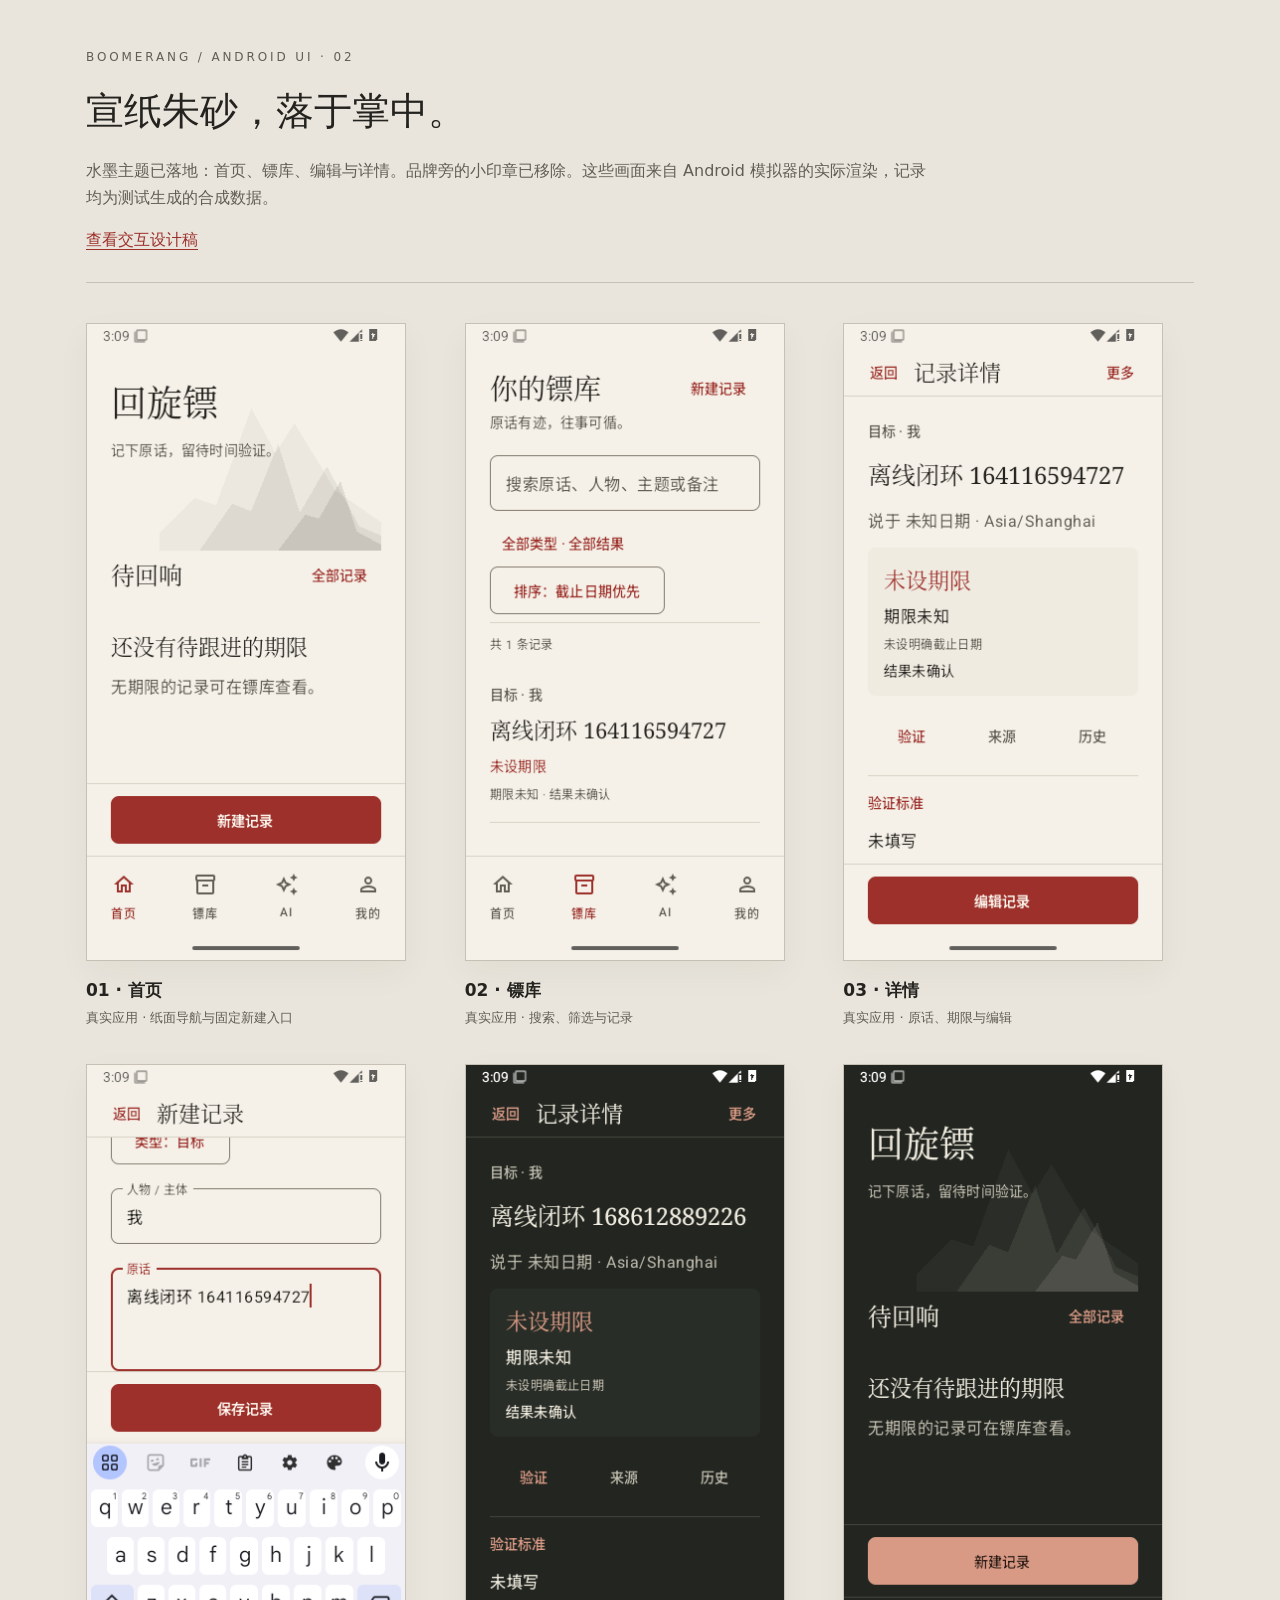
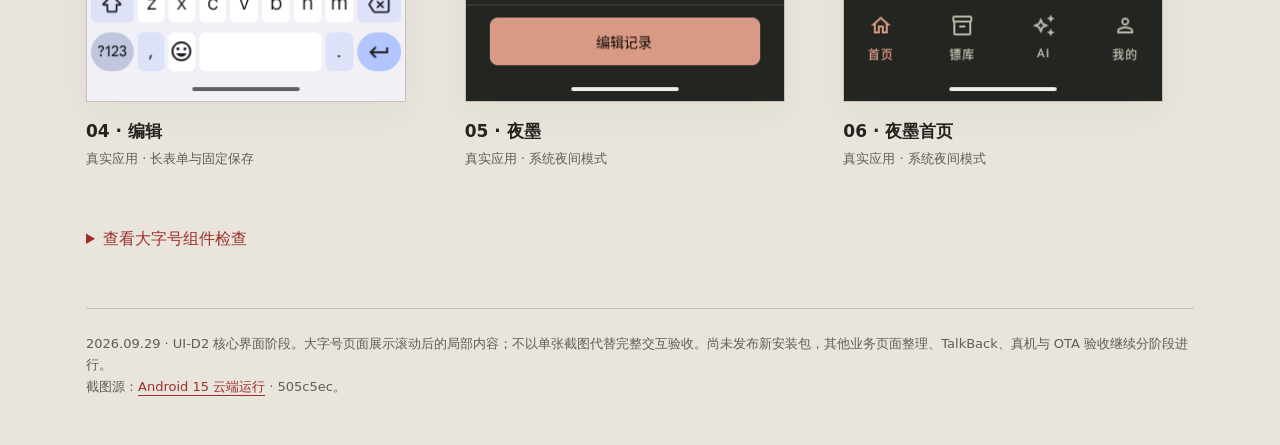
<file: docs/design/ink-wuxia/android-preview/index.html>
<!doctype html>
<html lang="zh-CN"><head><meta charset="utf-8"><meta name="viewport" content="width=device-width,initial-scale=1"><title>回旋镖 · Android 界面实拍</title><style>
*{box-sizing:border-box}body{margin:0;background:#e9e5dc;color:#24231f;font-family:system-ui,"Microsoft YaHei",sans-serif;line-height:1.65}main{max-width:1180px;margin:auto;padding:48px 36px}header{border-bottom:1px solid #c7c0b4;padding-bottom:28px;margin-bottom:40px}.eyebrow{font-size:12px;letter-spacing:.24em;color:#625d55}h1{font-family:"Noto Serif CJK SC",SimSun,serif;font-weight:400;font-size:38px;margin:12px 0}header p{max-width:850px;color:#625d55}a{color:#9d302b;text-underline-offset:4px}.grid{display:grid;grid-template-columns:repeat(auto-fit,minmax(280px,1fr));gap:36px 28px}figure{margin:0}.screen{max-width:320px;border:1px solid #c7c0b4;box-shadow:0 12px 32px #24231f0b;background:#f5f1e8}.screen img{display:block;width:100%;height:auto}h2{font-size:17px;font-weight:600;margin:15px 0 3px}figcaption p{font-size:13px;color:#625d55;margin:0}details{margin-top:44px;color:#625d55}summary{cursor:pointer;min-height:48px;padding:12px 0;color:#9d302b}footer{border-top:1px solid #c7c0b4;padding-top:24px;margin-top:44px;font-size:13px;color:#625d55}@media(max-width:600px){main{padding:28px 20px}.grid{grid-template-columns:1fr;justify-items:center}h1{font-size:30px}figure{width:100%;max-width:320px}}</style></head><body><main><header><div class="eyebrow">BOOMERANG / ANDROID UI · 02</div><h1>宣纸朱砂，落于掌中。</h1><p>水墨主题已落地：首页、镖库、编辑与详情。品牌旁的小印章已移除。这些画面来自 Android 模拟器的实际渲染，记录均为测试生成的合成数据。</p><a href="../index.html">查看交互设计稿</a></header><section class="grid"><figure><div class="screen"><img src="shell-home.png" alt="01 · 首页，真实应用 · 纸面导航与固定新建入口" loading="lazy"></div><figcaption><h2>01 · 首页</h2><p>真实应用 · 纸面导航与固定新建入口</p></figcaption></figure>
<figure><div class="screen"><img src="shell-library.png" alt="02 · 镖库，真实应用 · 搜索、筛选与记录" loading="lazy"></div><figcaption><h2>02 · 镖库</h2><p>真实应用 · 搜索、筛选与记录</p></figcaption></figure>
<figure><div class="screen"><img src="shell-detail.png" alt="03 · 详情，真实应用 · 原话、期限与编辑" loading="lazy"></div><figcaption><h2>03 · 详情</h2><p>真实应用 · 原话、期限与编辑</p></figcaption></figure>
<figure><div class="screen"><img src="shell-editor-keyboard.png" alt="04 · 编辑，真实应用 · 长表单与固定保存" loading="lazy"></div><figcaption><h2>04 · 编辑</h2><p>真实应用 · 长表单与固定保存</p></figcaption></figure>
<figure><div class="screen"><img src="dark-shell-detail.png" alt="05 · 夜墨，真实应用 · 系统夜间模式" loading="lazy"></div><figcaption><h2>05 · 夜墨</h2><p>真实应用 · 系统夜间模式</p></figcaption></figure>
<figure><div class="screen"><img src="dark-shell-home.png" alt="夜墨首页，真实系统夜间模式" loading="lazy"></div><figcaption><h2>06 · 夜墨首页</h2><p>真实应用 · 系统夜间模式</p></figcaption></figure></section><details><summary>查看大字号组件检查</summary><p>200% 字号下的滚动与内容可达性。此组是独立组件容器，系统栏以以上真实应用画面为准。</p><section class="grid"><figure><div class="screen"><img src="library-large-text.png" alt="07 · 大字号镖库，200% 字号 · 记录内容 · 滚动后" loading="lazy"></div><figcaption><h2>07 · 大字号镖库</h2><p>200% 字号 · 记录内容 · 滚动后</p></figcaption></figure>
<figure><div class="screen"><img src="detail-large-text.png" alt="08 · 大字号详情，200% 字号 · 来源内容与编辑" loading="lazy"></div><figcaption><h2>08 · 大字号详情</h2><p>200% 字号 · 来源内容与编辑</p></figcaption></figure>
<figure><div class="screen"><img src="editor-large-text-bottom.png" alt="09 · 大字号编辑，200% 字号 · 验证标准与保存" loading="lazy"></div><figcaption><h2>09 · 大字号编辑</h2><p>200% 字号 · 验证标准与保存</p></figcaption></figure></section></details><footer>2026.09.29 · UI-D2 核心界面阶段。大字号页面展示滚动后的局部内容；不以单张截图代替完整交互验收。尚未发布新安装包，其他业务页面整理、TalkBack、真机与 OTA 验收继续分阶段进行。<br>截图源：<a href="https://github.com/amateurish-programmer/boomerang/actions/runs/36515075691">Android 15 云端运行</a> · 505c5ec。</footer></main></body></html>
</file>
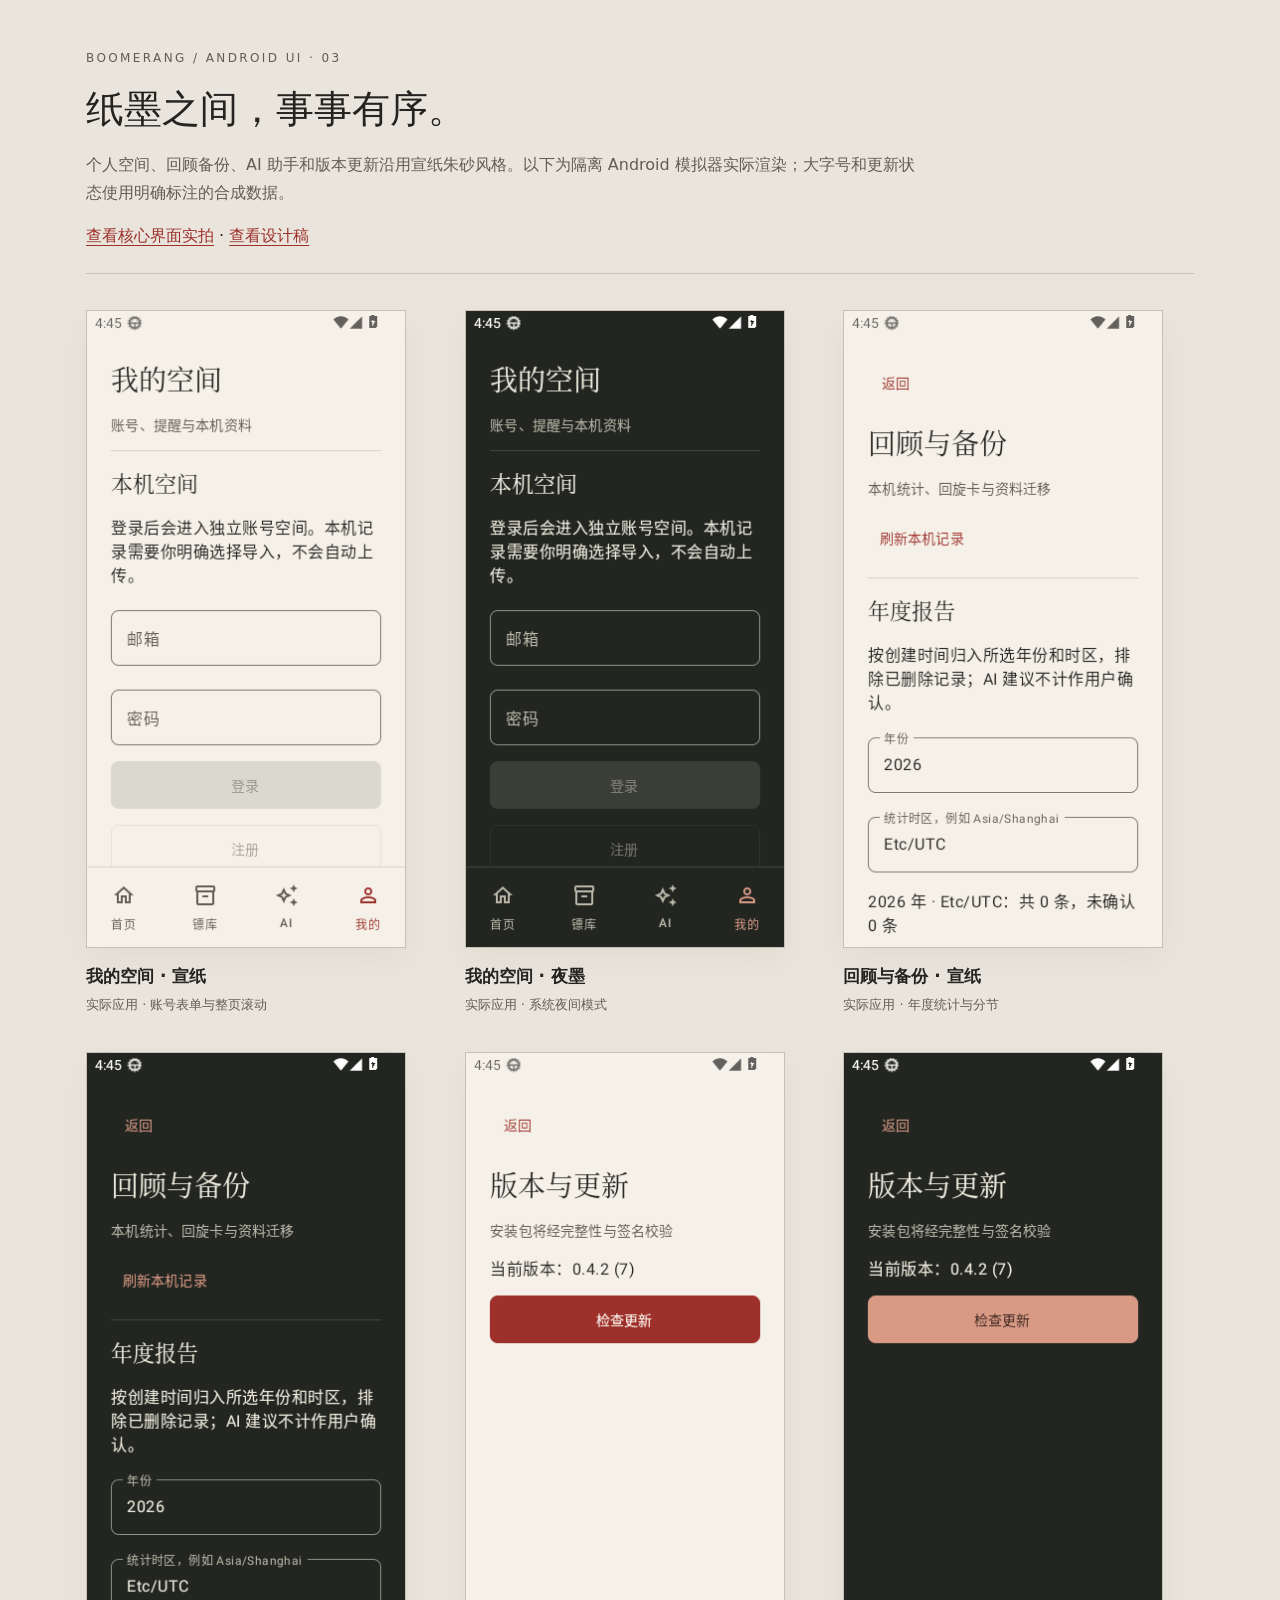
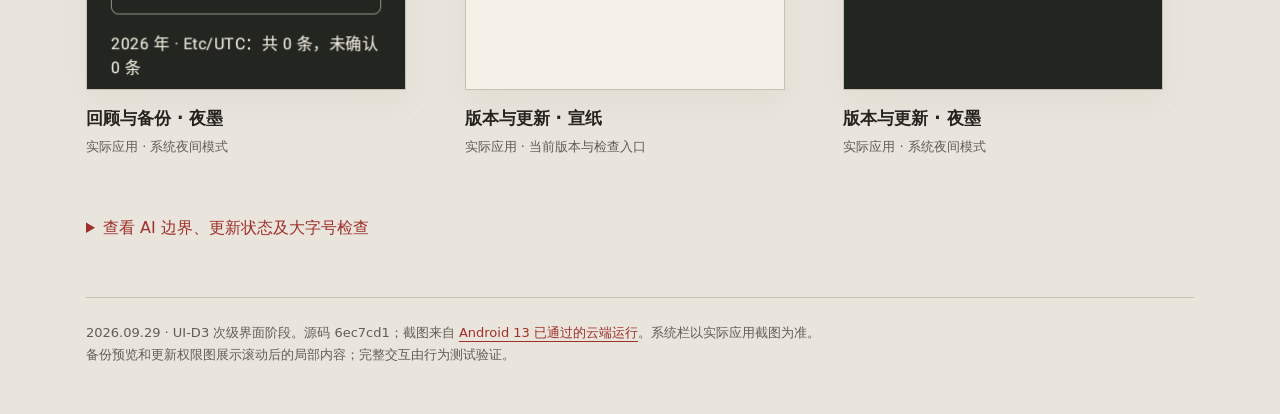
<file: docs/design/ink-wuxia/secondary-preview/index.html>
<!doctype html><html lang="zh-CN"><head><meta charset="utf-8"><meta name="viewport" content="width=device-width,initial-scale=1"><title>回旋镖 · 次级界面实拍</title><style>*{box-sizing:border-box}body{margin:0;background:#e9e5dc;color:#24231f;font-family:system-ui,"Microsoft YaHei",sans-serif;line-height:1.7}main{max-width:1180px;margin:auto;padding:48px 36px}header{border-bottom:1px solid #c7c0b4;padding-bottom:24px;margin-bottom:36px}.eyebrow{font-size:12px;letter-spacing:.2em;color:#625d55}h1{font:400 38px SimSun,serif;margin:16px 0}header p{max-width:840px;color:#625d55}a{color:#9d302b;text-underline-offset:4px}.grid{display:grid;grid-template-columns:repeat(auto-fit,minmax(280px,1fr));gap:36px 28px}figure{margin:0;max-width:320px}img{display:block;width:100%;height:auto;border:1px solid #c7c0b4;box-shadow:0 12px 32px #24231f0b}h2{font-size:17px;margin:14px 0 3px}figcaption p,footer{font-size:13px;color:#625d55}figcaption p{margin:0}details{margin-top:40px}summary{padding:16px 0;min-height:48px;color:#9d302b;cursor:pointer}details>p{color:#625d55}footer{border-top:1px solid #c7c0b4;padding-top:24px;margin-top:40px}@media(max-width:600px){main{padding:28px 20px}h1{font-size:30px}.grid{grid-template-columns:1fr;justify-items:center}}</style></head><body><main><header><div class="eyebrow">BOOMERANG / ANDROID UI · 03</div><h1>纸墨之间，事事有序。</h1><p>个人空间、回顾备份、AI 助手和版本更新沿用宣纸朱砂风格。以下为隔离 Android 模拟器实际渲染；大字号和更新状态使用明确标注的合成数据。</p><a href="../android-preview/">查看核心界面实拍</a> · <a href="../index.html">查看设计稿</a></header><section class="grid"><figure><img src="secondary-real-profile-light.png" alt="我的空间 · 宣纸" loading="lazy"><figcaption><h2>我的空间 · 宣纸</h2><p>实际应用 · 账号表单与整页滚动</p></figcaption></figure><figure><img src="secondary-real-profile-dark.png" alt="我的空间 · 夜墨" loading="lazy"><figcaption><h2>我的空间 · 夜墨</h2><p>实际应用 · 系统夜间模式</p></figcaption></figure><figure><img src="secondary-real-extras-light.png" alt="回顾与备份 · 宣纸" loading="lazy"><figcaption><h2>回顾与备份 · 宣纸</h2><p>实际应用 · 年度统计与分节</p></figcaption></figure><figure><img src="secondary-real-extras-dark.png" alt="回顾与备份 · 夜墨" loading="lazy"><figcaption><h2>回顾与备份 · 夜墨</h2><p>实际应用 · 系统夜间模式</p></figcaption></figure><figure><img src="secondary-real-updates-light.png" alt="版本与更新 · 宣纸" loading="lazy"><figcaption><h2>版本与更新 · 宣纸</h2><p>实际应用 · 当前版本与检查入口</p></figcaption></figure><figure><img src="secondary-real-updates-dark.png" alt="版本与更新 · 夜墨" loading="lazy"><figcaption><h2>版本与更新 · 夜墨</h2><p>实际应用 · 系统夜间模式</p></figcaption></figure></section><details><summary>查看 AI 边界、更新状态及大字号检查</summary><p>独立组件截图仅证明展示状态与操作可达性，不代表供应商、正式 OTA 或用户手机验收。</p><section class="grid"><figure><img src="secondary-real-ai-signed-out-light.png" alt="AI 助手 · 未登录" loading="lazy"><figcaption><h2>AI 助手 · 未登录</h2><p>实际应用 · 登录边界；尚未验证真实百炼调用</p></figcaption></figure><figure><img src="secondary-real-ai-signed-out-dark.png" alt="AI 助手 · 夜墨" loading="lazy"><figcaption><h2>AI 助手 · 夜墨</h2><p>实际应用 · 未登录提示</p></figcaption></figure><figure><img src="update-light-synthetic.png" alt="可用更新 · 宣纸" loading="lazy"><figcaption><h2>可用更新 · 宣纸</h2><p>合成更新状态，仅用于验证布局与操作</p></figcaption></figure><figure><img src="update-dark-synthetic.png" alt="可用更新 · 夜墨" loading="lazy"><figcaption><h2>可用更新 · 夜墨</h2><p>独立组件容器；系统栏以实际应用截图为准</p></figcaption></figure><figure><img src="update-large-text-short-synthetic.png" alt="安装权限 · 大字号" loading="lazy"><figcaption><h2>安装权限 · 大字号</h2><p>合成状态 · 200% 字号 / 360dp 短视口 / 滚动后</p></figcaption></figure><figure><img src="import-preview-large-text-short-synthetic.png" alt="备份预览 · 大字号" loading="lazy"><figcaption><h2>备份预览 · 大字号</h2><p>合成记录 · 200% 字号 / 360dp 弹窗 / 滚动后</p></figcaption></figure><figure><img src="import-preview-large-text-short-cancel-synthetic.png" alt="200% 系统字号下的备份取消入口" loading="lazy"><figcaption><h2>备份取消 · 大字号</h2><p>实际系统 200% 字号 · 360dp 弹窗 · 三种操作均可滚动到达</p></figcaption></figure><figure><img src="update-large-text-short-install-synthetic.png" alt="大字号更新安装入口" loading="lazy"><figcaption><h2>安装更新 · 大字号</h2><p>合成状态 · 200% 字号 / 360dp 视口 / 滚动后</p></figcaption></figure></section></details><footer>2026.09.29 · UI-D3 次级界面阶段。源码 6ec7cd1；截图来自 <a href="https://github.com/amateurish-programmer/boomerang/actions/runs/36522534797">Android 13 已通过的云端运行</a>。系统栏以实际应用截图为准。<br>备份预览和更新权限图展示滚动后的局部内容；完整交互由行为测试验证。</footer></main></body></html>
</file>
<file: docs/design/ink-wuxia-v2/style.css>
*{box-sizing:border-box} :root{font-family:"Microsoft YaHei","PingFang SC",sans-serif;color:#292b28;background:#e9e7df;font-synthesis:none} body{margin:0} button,input,textarea{font:inherit} button{cursor:pointer} button:focus-visible,a:focus-visible,textarea:focus-visible{outline:2px solid #a43932;outline-offset:4px} svg{width:24px;height:24px;fill:none;stroke:currentColor;stroke-width:1.55;stroke-linecap:round;stroke-linejoin:round;flex-shrink:0}.symbol-bank{position:absolute;width:0;height:0;overflow:hidden}.studio{max-width:1120px;padding:48px 56px 28px;margin:auto}.studio-header{display:flex;justify-content:space-between;gap:32px;align-items:end}.eyebrow{font-size:11px;letter-spacing:3px;color:#666a60;margin:0 0 14px}h1{font-family:"Noto Serif CJK SC","SimSun",serif;font-size:36px;font-weight:400;letter-spacing:2px;margin:0 0 14px}.intro{font-size:13px;color:#686b61;margin:0;line-height:1.8}.edition{font-size:12px;line-height:1.9;text-align:right;flex-shrink:0;margin:0}.edition span{color:#75786d}.review-bar{margin:28px 0 30px;border-block:1px solid #cacdc0;padding:10px 0;display:flex;align-items:center;justify-content:space-between;gap:12px}.review-bar p{font-size:12px;color:#74796d;margin:0}.view-options{display:flex;gap:4px}.view-options button{min-height:48px;border:0;background:transparent;padding:0 18px;border-radius:6px;font-size:12px;color:#52594f}.view-options button[aria-pressed="true"]{background:#2e3b34;color:#f6f1e8}.samples{display:grid;grid-template-columns:repeat(2,minmax(0,1fr));gap:52px;max-width:832px;margin:auto}.sample{min-width:0}.sample-label{display:flex;justify-content:space-between;align-items:center;gap:12px;margin-bottom:14px}.sample-label h2{font-size:13px;font-weight:500;margin:0;letter-spacing:1px}.sample-label>span{font-size:10px;letter-spacing:1px;color:#73796d}.phone{--paper:#f4f0e6;--ink:#26332c;--muted:#656c60;--line:#d3d7c8;--accent:#973a32;--on-accent:#fff8ec;--tint:#eadfd3;background:var(--paper);color:var(--ink);border-radius:30px;height:804px;display:flex;flex-direction:column;overflow:hidden;border:1px solid #c1c6b8;box-shadow:0 12px 35px #233a2a0b;position:relative;isolation:isolate}.phone[data-theme="dark"]{--paper:#172c2b;--ink:#e7e8d9;--muted:#b1bfb3;--line:#3c524a;--accent:#dba08d;--on-accent:#2c2923;--tint:#394b41;border-color:#344a43}.phone-scroll{flex:1;min-height:0;overflow:auto;scrollbar-width:none}.phone-scroll::-webkit-scrollbar{display:none}.landscape{height:290px;position:relative;overflow:hidden}.mountain{position:absolute;inset:0;width:100%;height:100%;object-fit:cover;object-position:65% 50%;mask-image:linear-gradient(to bottom,#000 0%,#000 70%,transparent 99%);z-index:-1}.status-bar{height:42px;display:flex;justify-content:space-between;align-items:center;padding:0 26px;font-size:12px}.status-bar span{font-size:12px;letter-spacing:-1px}.brand{position:absolute;left:24px;top:71px}.brand-note{font-size:11px;margin:0 0 11px;letter-spacing:1px;color:var(--muted)}.brand h3{font-family:"KaiTi","STKaiti","Noto Serif CJK SC",serif;font-size:43px;font-weight:400;letter-spacing:6px;margin:0;line-height:1.3}.icon-button{width:48px;height:48px;border:0;color:var(--ink);background:transparent;border-radius:8px;display:flex;align-items:center;justify-content:center}.bell{position:absolute;right:16px;top:53px}.bell i{width:5px;height:5px;background:var(--accent);position:absolute;top:10px;right:10px;border-radius:50%}.date-line{position:absolute;bottom:7px;left:24px;right:24px;display:flex;justify-content:space-between;font-size:11px;color:var(--muted);letter-spacing:.5px}.workspace{padding:12px 24px 16px}.section-heading{display:flex;align-items:center;justify-content:space-between;gap:4px;min-height:48px}.section-heading h4{font-family:"SimSun",serif;font-size:21px;font-weight:400;white-space:nowrap;margin:0}.section-heading h4>span{font-family:"Microsoft YaHei",sans-serif;font-size:10px;margin-left:8px;color:var(--muted)}.text-button{min-height:48px;background:transparent;color:var(--muted);border:0;font-size:11px;padding:0;display:flex;align-items:center;gap:2px;white-space:nowrap}.text-button svg{width:13px;height:13px}.record{display:flex;flex-direction:column;width:100%;gap:14px;padding:18px 0;text-align:left;background:transparent;border:0;border-bottom:1px solid var(--line);color:var(--ink);border-radius:0}.record-meta{display:flex;justify-content:space-between;align-items:center;font-size:11px;color:var(--muted);line-height:1.6}.due{color:var(--muted)}.due.urgent{color:var(--accent);background:var(--tint);padding:3px 7px;border-radius:3px}.quote{font-family:"SimSun","Noto Serif CJK SC",serif;font-size:23px;line-height:1.65;letter-spacing:.2px}.record-foot{display:flex;justify-content:space-between;font-size:10px;color:var(--muted);letter-spacing:.5px}.record-foot>span:last-child{display:flex;align-items:center;gap:4px}.record-foot svg{width:11px;height:11px}.daily-note{font-size:10px;text-align:center;color:var(--muted);letter-spacing:1px;margin:17px 0 0}.phone-bottom{background:var(--paper)}.primary-wrap{padding:10px 24px 12px}.primary-button{background:var(--accent,#973a32);color:var(--on-accent,#fff8ec);border:0;border-radius:8px;display:flex;gap:8px;align-items:center;justify-content:center;min-height:48px;width:100%;font-size:14px;letter-spacing:2px}.primary-button svg{width:19px;height:19px}.navigation{display:flex;justify-content:space-around;border-top:1px solid var(--line);padding:8px 8px 15px}.navigation button{background:transparent;border:0;color:var(--muted);min-width:48px;min-height:48px;display:flex;flex-direction:column;gap:6px;align-items:center;justify-content:center;flex:1;font-size:10px}.navigation svg{width:21px;height:21px}.navigation [aria-current="page"]{color:var(--accent)}.sample-caption{font-size:12px;line-height:1.8;color:#707668;margin:16px 0 0}.studio-footer{border-top:1px solid #cacdc0;margin:30px 0 0;padding-top:15px;font-size:11px;line-height:1.8;color:#6f7769}.studio-footer p{margin:0 0 6px}.studio-footer a{color:inherit;text-underline-offset:3px}body[data-view="light"] .sample[data-sample="dark"],body[data-view="dark"] .sample[data-sample="light"]{display:none}body:not([data-view="both"]) .samples{grid-template-columns:minmax(0,390px);justify-content:center}dialog{padding:0;border:1px solid #d0d7c7;border-radius:14px;max-width:min(440px,calc(100vw - 32px));max-height:calc(100dvh - 32px);color:#26332c;background:#f4f0e6}dialog::backdrop{background:#10292077}.dialog-shell{padding:18px 24px 24px;overflow:auto}.dialog-head{display:flex;justify-content:space-between;align-items:center;gap:12px;font-size:11px;color:#707666}.close-button{width:48px;height:48px;border:0;background:transparent;font-size:27px;color:inherit}.dialog-shell h2{font-family:"SimSun",serif;font-size:26px;font-weight:400;margin:12px 0 20px}#dialog-body{font-size:14px;line-height:1.8;margin-bottom:24px}#dialog-body p{margin:10px 0}#dialog-body label{display:block;font-size:12px;color:#687262}#dialog-body textarea{resize:vertical;width:100%;min-height:116px;padding:12px;background:#fcf8ef;border:1px solid #b9c4b0;border-radius:6px;color:#26332c;font-size:16px;line-height:1.8}#dialog-body .preview-quote{font-family:"SimSun",serif;font-size:23px}#dialog-body .disclaimer{font-size:12px;color:#687262;border-top:1px solid #cbd3c4;padding-top:12px}dialog[data-theme="dark"]{--accent:#dba08d;--on-accent:#2c2923;color:#e7e8d9;background:#172c2b;border-color:#496153}dialog[data-theme="dark"] .dialog-head,dialog[data-theme="dark"] #dialog-body label,dialog[data-theme="dark"] .disclaimer{color:#b1bfb3}dialog[data-theme="dark"] textarea{color:#e7e8d9;background:#1e3734;border-color:#567464}dialog[data-theme="dark"] .disclaimer{border-color:#496153}
@media(max-width:900px){.studio{padding:32px 24px}.samples{gap:28px}.edition{display:none}.review-bar p{max-width:180px;line-height:1.7}.section-heading h4>span{margin-left:5px}}@media(max-width:700px){.samples{grid-template-columns:minmax(0,390px);justify-content:center;gap:34px}.studio{padding:26px 20px}h1{font-size:28px}.intro{font-size:12px}.review-bar{flex-wrap:wrap;margin:22px 0}.review-bar p{max-width:none}.sample-label{margin-bottom:10px}.phone{height:790px}.sample-caption{font-size:11px}}@media(max-width:400px){.studio{padding:22px 12px}.eyebrow{font-size:9px;letter-spacing:2px}h1{font-size:25px}.phone{border-radius:23px;height:740px}.landscape{height:264px}.workspace{padding-inline:20px}.brand{left:20px;top:68px}.brand h3{font-size:39px}.brand-note{font-size:10px}.date-line{left:20px;right:20px}.quote{font-size:21px}.primary-wrap{padding-inline:20px}.record{gap:12px;padding-block:16px}.section-heading h4>span{font-size:9px}.text-button{font-size:10px}.studio-footer{font-size:10px}}
.motion-bar{margin:-12px 0 28px;display:flex;flex-wrap:wrap;align-items:center;gap:8px 20px}.motion-bar p{margin:0;font-size:11px;color:#74796d;line-height:1.8}.motion-options{flex-wrap:wrap}.motion-options button{min-width:48px}.landscape-motion,.completion-motion{position:absolute;inset:0;width:100%;height:100%;pointer-events:none}.landscape-motion{z-index:0}.completion-motion{z-index:5}.phone.motion-enter[data-motion-entrance="available"][data-motion-mode="full"] .mountain{animation:ink-appear 800ms ease-out both}.phone.motion-enter[data-motion-entrance="available"][data-motion-mode="full"] .brand{animation:ink-appear 500ms ease-out both}.phone.motion-enter[data-motion-entrance="available"][data-motion-mode="full"] .workspace{animation:ink-appear 350ms ease-out both}.phone.motion-enter[data-motion-entrance="available"][data-motion-mode="reduced"] .mountain,.phone.motion-enter[data-motion-entrance="available"][data-motion-mode="reduced"] .brand,.phone.motion-enter[data-motion-entrance="available"][data-motion-mode="reduced"] .workspace{animation:ink-appear 160ms ease-out both}.phone[data-motion-mode="off"] *{animation:none!important;transition:none!important}.phone[data-motion-mode="full"] button:active{filter:brightness(1.09)}@keyframes ink-appear{from{opacity:0}to{opacity:1}}@media(prefers-reduced-motion:reduce){.phone.motion-enter[data-motion-entrance="available"][data-motion-mode="full"] .mountain,.phone.motion-enter[data-motion-entrance="available"][data-motion-mode="full"] .brand,.phone.motion-enter[data-motion-entrance="available"][data-motion-mode="full"] .workspace{animation-duration:160ms}}
.status-bar{position:relative;z-index:1}.brand,.bell,.date-line{z-index:1}
</file>
